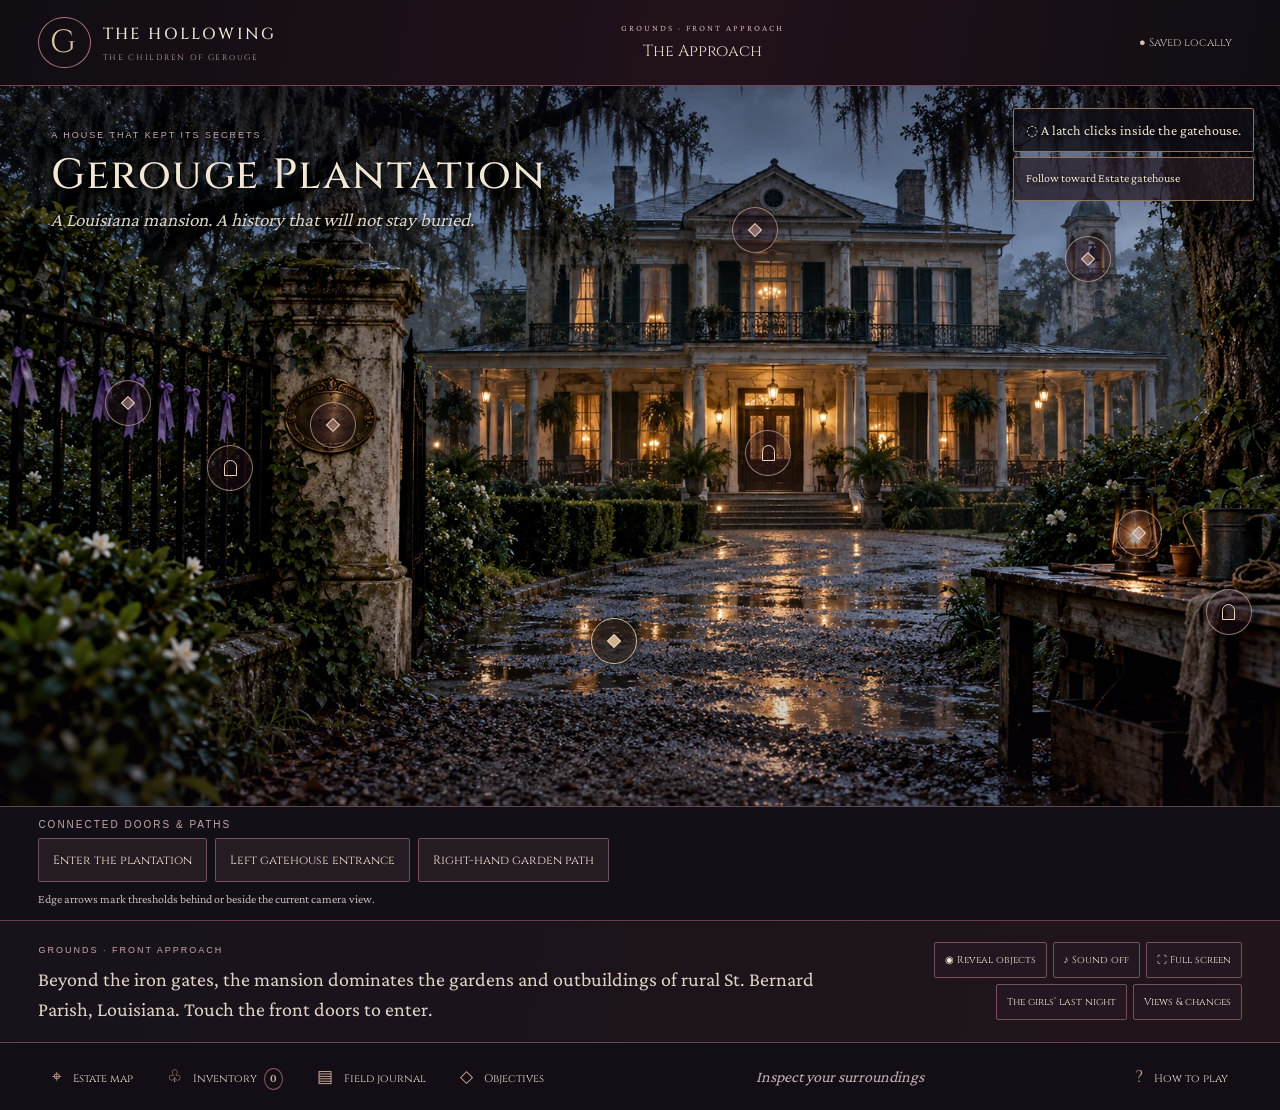
<file: index.html>
<!doctype html>
<html lang="en"><head><meta charset="utf-8"><meta name="viewport" content="width=device-width,initial-scale=1,viewport-fit=cover"><meta name="theme-color" content="#160d16"><meta name="description" content="Explore the fictional Gerouge mansion and rural grounds in St. Bernard Parish, Louisiana. Uncover the children's histories and the eighth-bell mystery."><title>The Hollowing · Gerouge Plantation</title><link rel="preload" as="image" href="assets/gerouge/approach.webp"><link rel="stylesheet" href="gerouge.css"><link rel="stylesheet" href="gothic-theme.css"><link rel="stylesheet" href="action-scenes.css"><link rel="stylesheet" href="living-estate.css"></head>
<body><a class="skip" href="#scene">Skip to the scene</a><div id="game"><header class="topbar"><a class="wordmark" href="./"><span class="emblem" aria-hidden="true">G</span><span>THE HOLLOWING<small>THE CHILDREN OF GERouGE</small></span></a><div class="place"><span id="chapter">GEROUGE PLANTATION</span><strong id="roomName">The Approach</strong></div><button id="saveStatus" title="Open save and backup options">● Saved locally</button></header>
<main class="world"><section class="viewport" id="viewport" aria-label="Interactive photographic environment"><div class="scene" id="scene" tabindex="-1"><img id="sceneImage" src="assets/gerouge/approach.webp" alt="Gerouge Plantation, beyond the rain-soaked iron gates"><div class="vignette"></div><div class="scene-heading"><span class="eyebrow">A HOUSE THAT KEPT ITS SECRETS</span><h1 id="sceneTitle">Gerouge Plantation</h1><p id="sceneCaption">A Louisiana mansion. A history that will not stay buried.</p></div><div id="hotspots"></div><button class="scene-exit" id="back">← The grounds</button></div><div class="loading" id="loading" hidden>Entering the room…</div></section><div class="scene-footer"><div class="narration"><span class="eyebrow" id="narrationLabel">ARRIVAL · DUSK</span><p id="message" role="status" aria-live="polite">Beyond the iron gates, the mansion dominates the gardens and outbuildings of rural St. Bernard Parish, Louisiana. Touch the front doors to enter.</p></div><div class="scene-tools"><button id="hints" aria-pressed="false">◉ Reveal objects</button><button id="sound" aria-pressed="false">♪ Sound off</button><button id="fullscreen">⛶ Full screen</button></div></div></main>
<footer class="toolbar"><nav aria-label="Investigation tools"><button id="map">⌖ <span>Estate map</span></button><button id="bag">♧ <span>Inventory</span><b id="bagCount">0</b></button><button id="journal">▤ <span>Field journal</span></button><button id="objectives">◇ <span>Objectives</span></button></nav><div class="selected" id="selected">Inspect your surroundings</div><button id="help">? <span>How to play</span></button></footer></div>
<dialog id="dialog" aria-labelledby="dialogTitle"><div class="dialog-top"><span class="eyebrow" id="dialogTag">GEROUGE FIELDWORK</span><button id="closeDialog" aria-label="Close dialog">✕</button></div><h2 id="dialogTitle"></h2><div id="dialogBody"></div><div id="dialogActions" class="dialog-actions"></div></dialog><input type="file" id="importSave" accept="application/json,.json" hidden><script src="gerouge-case-save.js" defer></script><script src="world-layout.js" defer></script><script src="world-navigation.js" defer></script><script src="rose-sanctuary.js" defer></script><script src="deep-investigation.js" defer></script><script src="action-art.js" defer></script><script src="action-scenes.js" defer></script><script src="room-sections.js" defer></script><script src="living-estate-data.js" defer></script><script src="living-trace-art.js" defer></script><script src="living-estate.js" defer></script><script src="gerouge.js" defer></script></body></html>
</file>
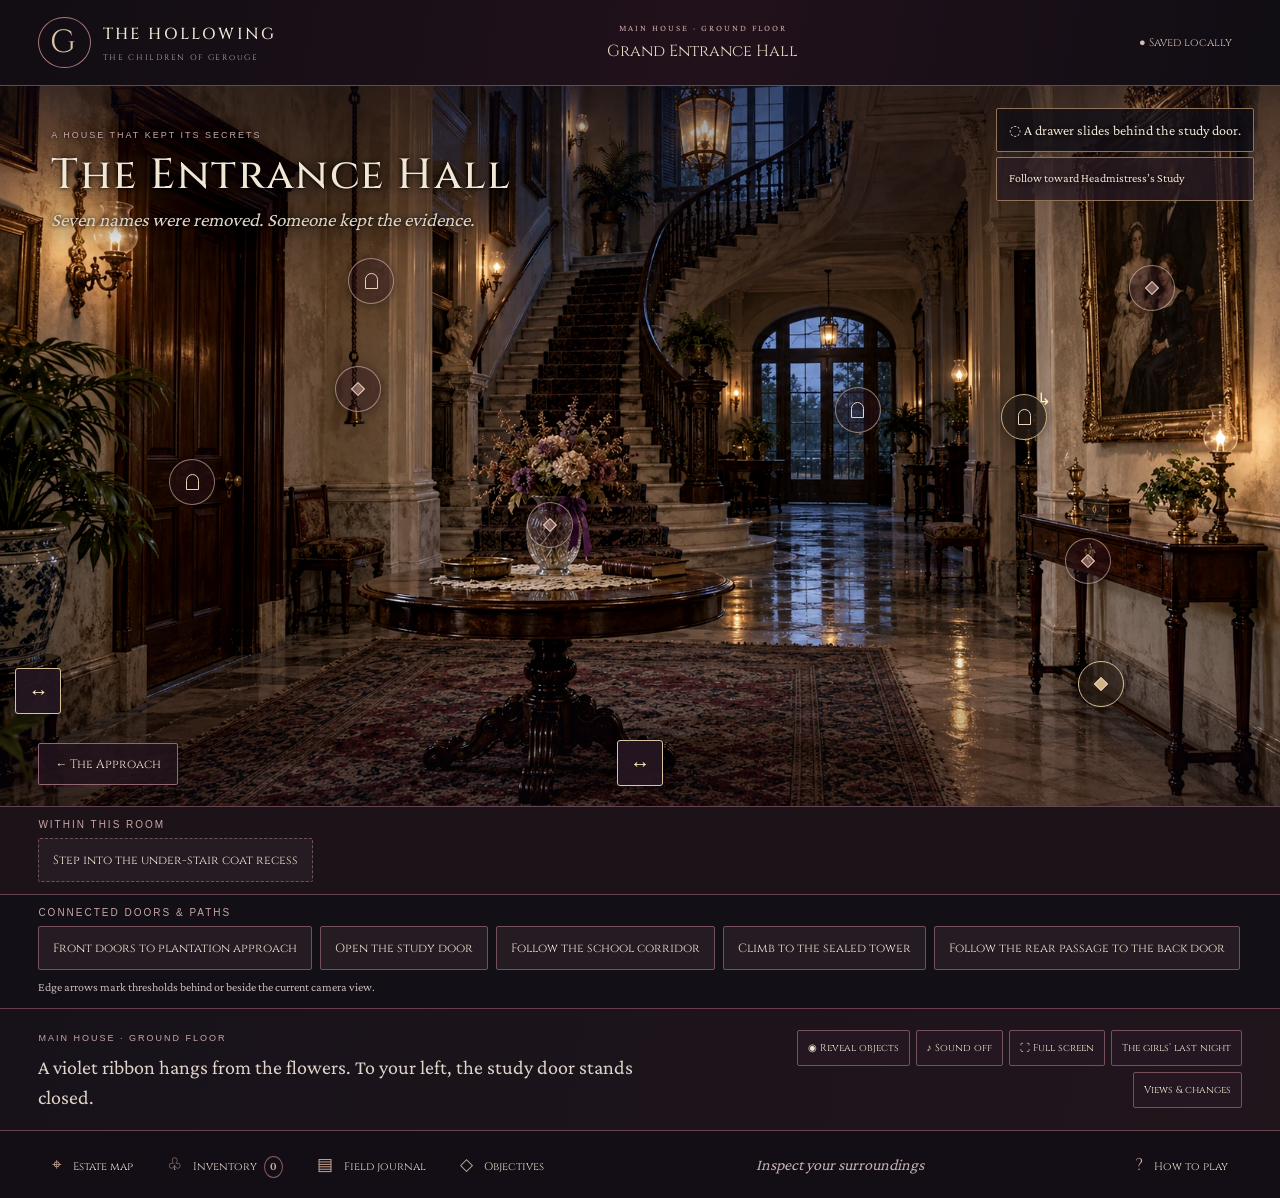
<file: cinematic-hall.html>
<!doctype html><html lang="en"><head><meta charset="utf-8"><meta name="viewport" content="width=device-width,initial-scale=1"><title>Gerouge · Returning to the estate</title><link rel="stylesheet" href="gothic-theme.css"></head><body><main><h1>Returning to Gerouge</h1><p><a id="continue" href="./">Continue exploring</a></p></main><script>const room=new URLSearchParams(location.search).get('room')||'hall',routes={hall:'./?scene=hall',study:'./?scene=study',school:'original-case-archive.html?screen=estate&room=school',garden:'plantation-day.html?room=greenhouse',dorm:'original-case-archive.html?screen=estate&room=dormitory',chapel:'./?scene=chapel'};location.replace(routes[room]||'./?scene=hall');</script></body></html>
</file>
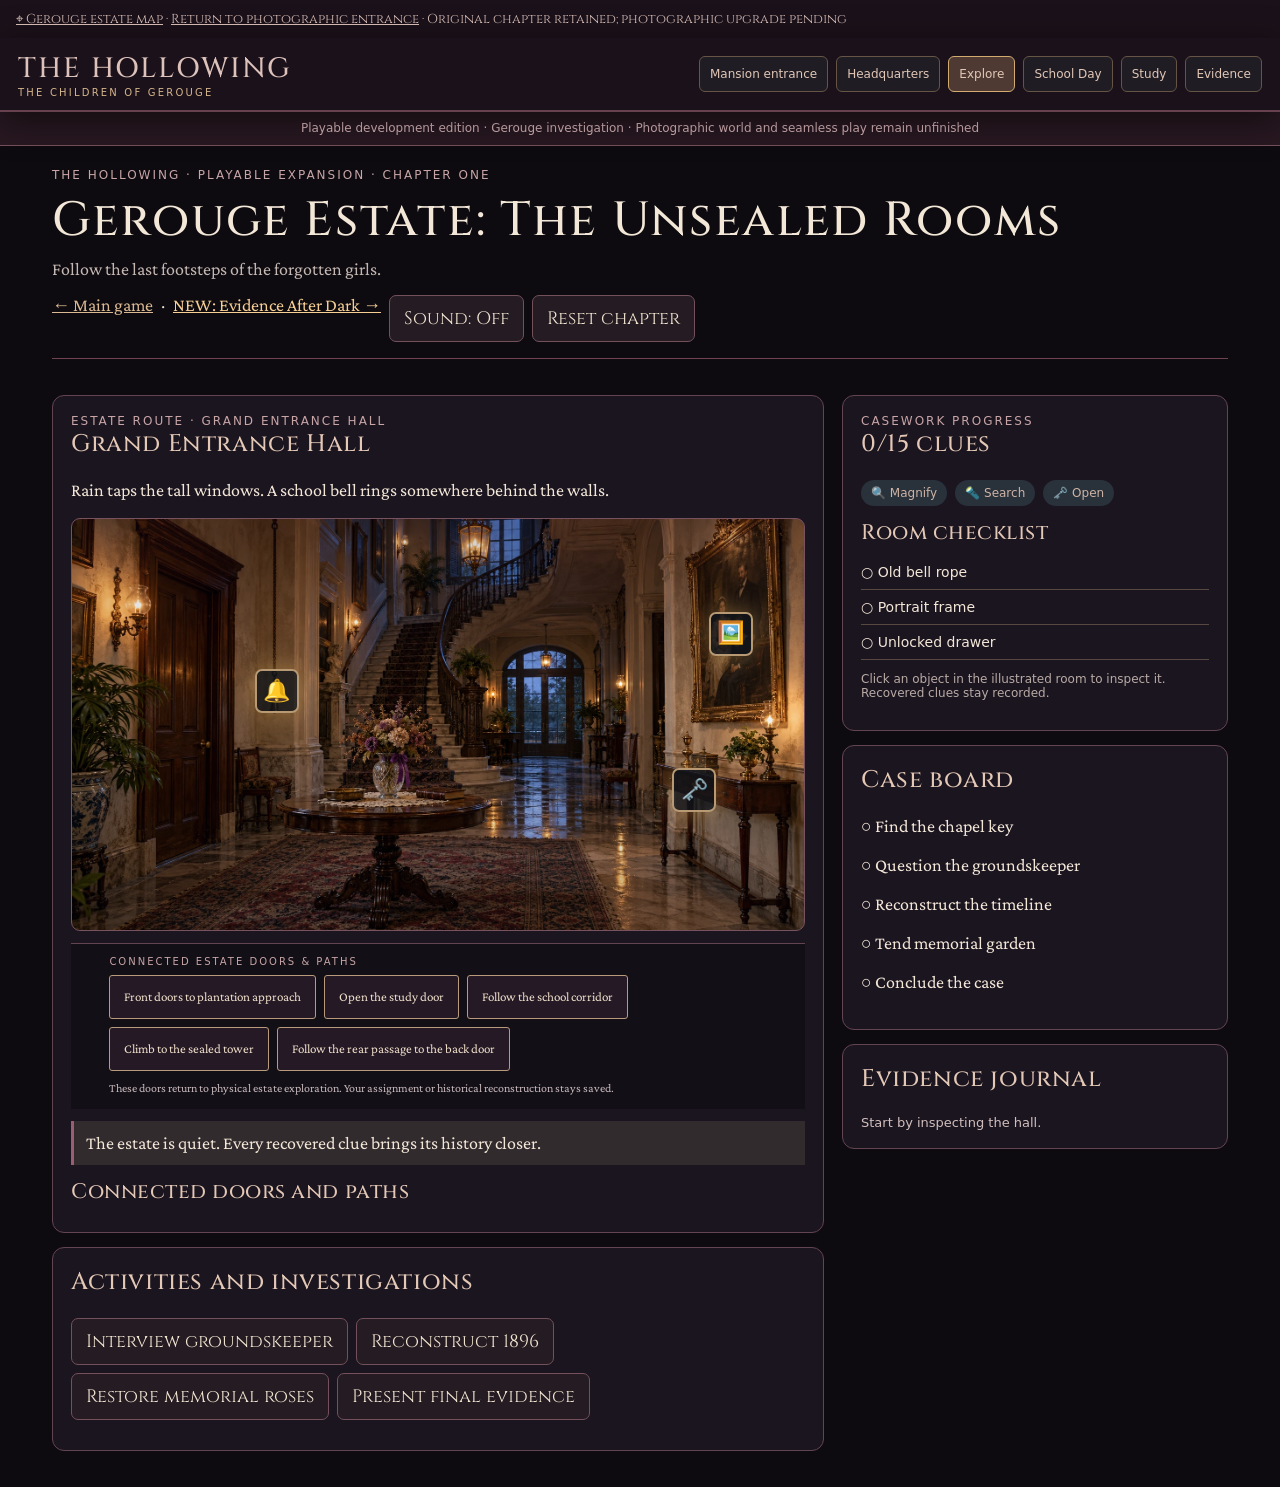
<file: estate-exploration.html>
<!doctype html>
<html lang="en"><head><meta charset="utf-8"><meta name="viewport" content="width=device-width,initial-scale=1"><title>Gerouge Estate · The Hollowing</title>
<style>
:root{color-scheme:dark;font-family:Georgia,serif;background:#080b11;color:#f0e4d1}*{box-sizing:border-box}body{margin:0;background:radial-gradient(ellipse at 55% -10%,#33283b,#080b11 65%);min-height:100vh}button,input{font:inherit}button{cursor:pointer;background:#2c2634;border:1px solid #8e7458;color:#fff0d5;border-radius:8px;padding:10px 14px}button:hover,button:focus-visible{border-color:#f3cd85;background:#504052}button:disabled{opacity:.45;cursor:default}a{color:#e2c68d}.wrap{max-width:1220px;margin:auto;padding:22px}.top{display:flex;justify-content:space-between;gap:16px;align-items:center;flex-wrap:wrap;border-bottom:1px solid #5e4d48;padding-bottom:16px}.eyebrow{text-transform:uppercase;letter-spacing:.21em;color:#d2a977;font:12px system-ui}h1{font-weight:normal;margin:6px 0;font-size:clamp(28px,4vw,48px)}h2{font-size:24px;font-weight:normal;margin-top:0}h3{margin:8px 0}.sub{color:#c5b7b2}.grid{display:grid;grid-template-columns:minmax(0,2fr) minmax(290px,1fr);gap:18px;margin-top:22px}.panel{background:#141720ed;border:1px solid #615047;border-radius:12px;padding:18px;margin:14px 0}.controls{display:flex;flex-wrap:wrap;gap:8px;margin:12px 0}.tag{font:12px system-ui;background:#29313b;border-radius:20px;padding:6px 10px;color:#d6dfdb}.scene{position:relative;aspect-ratio:16/9;max-height:570px;min-height:310px;overflow:hidden;border:6px ridge #766353;border-radius:9px;background:linear-gradient(180deg,#283244 0%,#413a3f 48%,#20151d 100%);isolation:isolate}.scene:before{content:'';position:absolute;inset:6% 12% 20%;border:18px ridge #58443b;background:linear-gradient(0deg,#24232aaa,#8d9eaf22);box-shadow:inset 0 0 90px #000;z-index:-1}.scene:after{content:'';position:absolute;inset:0;background:radial-gradient(ellipse at center,transparent 20%,#03050b91 100%);pointer-events:none}.scene[data-room=hall]{background:linear-gradient(180deg,#30364b,#544441 60%,#20191a)}.scene[data-room=dorm]{background:linear-gradient(180deg,#242e3b,#665055 60%,#251c25)}.scene[data-room=archive]{background:linear-gradient(180deg,#2a2d33,#554635 60%,#17151d)}.scene[data-room=garden]{background:linear-gradient(180deg,#1c3440,#2b5141 57%,#181c1a)}.scene[data-room=chapel]{background:linear-gradient(180deg,#232439,#58414a 65%,#1a141b)}.scene .furniture{position:absolute;z-index:-1;border:10px ridge #6c5646;box-shadow:0 10px 40px #0008}.scene .f1{left:10%;top:17%;height:54%;width:24%;background:repeating-linear-gradient(90deg,#49382f 0 22px,#29202a 24px 35px)}.scene .f2{right:9%;top:21%;height:42%;width:27%;background:linear-gradient(#4c3d3b,#231923)}.scene .f3{left:30%;bottom:6%;width:43%;height:20%;background:repeating-linear-gradient(90deg,#59483b 0 35px,#332524 36px 40px)}.scene[data-room=garden] .f1,.scene[data-room=garden] .f2{border-radius:55% 55% 0 0;background:radial-gradient(circle at 50% 24%,#98a47b,#37563c 63%,#231c24)}.scene[data-room=dorm] .f2{background:linear-gradient(#beb3a0 0 35%,#6d5154 37% 75%,#3a272c 76%)}.scene[data-room=chapel] .f1{border-radius:50% 50% 0 0;background:radial-gradient(#8795ab,#342c47 72%)}.point{position:absolute;z-index:3;transform:translate(-50%,-50%);min-width:48px;min-height:48px;border:2px solid #b79a73;border-radius:50%;background:#10151cbb;box-shadow:0 0 24px #e5ad5a80;padding:5px;font-size:22px}.point.done{opacity:.32;box-shadow:none}.point:hover,.point:focus-visible{transform:translate(-50%,-50%) scale(1.18);background:#77513c}.doors{display:grid;grid-template-columns:repeat(auto-fit,minmax(140px,1fr));gap:8px}.doors button{text-align:left}.check{border-bottom:1px solid #574942;padding:9px 0;font:14px system-ui}.doneText{color:#8ed3b4}.notice{border-left:3px solid #d9b378;background:#322b2e;padding:12px;margin:12px 0}.choices{display:grid;gap:10px}.choices button{text-align:left}.log{font:13px system-ui;color:#c1b4a8;max-height:210px;overflow:auto}.log p{border-bottom:1px solid #4d4140;padding-bottom:8px}.menu{display:flex;flex-wrap:wrap;gap:8px}.modal{position:fixed;inset:0;background:#02030acc;z-index:10;display:grid;place-items:center;padding:20px}.modal article{background:#1a1b27;border:1px solid #a88b64;border-radius:14px;padding:22px;width:min(600px,100%);max-height:86vh;overflow:auto}.modal input{background:#0d111b;color:white;border:1px solid #9b8774;padding:11px;width:100%;margin:8px 0 12px}.button-row{display:flex;gap:10px;flex-wrap:wrap}.hint{font:12px system-ui;color:#b9aba5}@media(max-width:780px){.grid{grid-template-columns:1fr}.scene{min-height:260px}.wrap{padding:13px}}
</style><link rel="stylesheet" href="unified-theme.css"><link rel="stylesheet" href="gothic-theme.css"><link rel="stylesheet" href="room-continuity.css"></head>
<body><nav class="gerouge-return" style="padding:10px 16px;background:#142219;color:#e5d4ab;font:13px Arial,sans-serif"><a style="color:inherit" href="./?map=estate">⌖ Gerouge estate map</a> · <a style="color:inherit" href="./?scene=approach">Return to photographic entrance</a> · Original chapter retained; photographic upgrade pending</nav><div class="hollowing-unified-nav"><span class="h-brand">THE HOLLOWING<small>The Children of Gerouge</small></span><a href="./">Mansion entrance</a><a href="investigation-headquarters.html">Headquarters</a><a href="estate-exploration.html" aria-current="page">Explore</a><a href="plantation-day.html">School Day</a><a href="study-reimagined.html">Study</a><a href="evidence-after-dark.html">Evidence</a></div><div class="hollowing-build-note">Playable development edition · Gerouge investigation · Photographic world and seamless play remain unfinished</div><div class="wrap"><header class="top"><div><div class="eyebrow">The Hollowing · Playable expansion · Chapter One</div><h1>Gerouge Estate: The Unsealed Rooms</h1><div class="sub">Follow the last footsteps of the forgotten girls.</div></div><div class="menu"><a href="./">← Main game</a> · <a href="evidence-after-dark.html" style="color:#f7ce94">NEW: Evidence After Dark →</a><button id="sound">Sound: Off</button><button id="reset">Reset chapter</button></div></header><div id="game"></div></div><div id="overlay"></div>
<script>
(()=>{'use strict';
const rooms={
hall:{name:'Grand Entrance Hall',intro:'Rain taps the tall windows. A school bell rings somewhere behind the walls.',doors:['dorm','archive','garden'],objects:[['Old bell rope',16,22,'The rope is damp, but the bell mechanism was serviced recently.','🔔'],['Portrait frame',72,32,'The portrait conceals a handwritten roster of seven pupils.','🖼️'],['Unlocked drawer',46,77,'You slide the drawer open: someone left a bronze chapel key beneath folded linen.','🗝️']]},
dorm:{name:'Seven-Bed Dormitory',intro:'Seven beds remain prepared. An eighth pair of shoes has been placed beneath the window.',doors:['hall','chapel'],objects:[['Violet ribbon',18,64,'Mara Ash embroidered her initials into the ribbon.','🎀'],['Student journal',75,42,'The journal states: Eva knew the bell would ring twice after midnight.','📖'],['Bedside cupboard',49,77,'You open the cupboard and find an unused escape lantern.','🚪']]},
archive:{name:'Heritage Records Vault',intro:'The archive smells of damp leather. An index drawer is jammed shut.',doors:['hall','chapel'],objects:[['Altered roll call',18,32,'The attendance sheet omits seven children in a different ink.','📜'],['Transfer ledger',73,51,'Four transfers are recorded, leaving three student fates unverified.','📚'],['False-bottom cabinet',48,77,'The cabinet has been modified recently. Under it lies a modern access receipt.','🗃️']]},
garden:{name:'Rose Gardens and Greenhouse',intro:'The roses are overgrown, except for seven freshly tended bushes.',doors:['hall','chapel'],objects:[['Rose label',17,35,'The label reads EVA GREY, NOT ENROLLED.','🌹'],['Watering can',72,59,'A fresh handprint suggests someone still visits the estate.','🪴'],['Buried tin',44,78,'You excavate a tin holding a route sketch and a seed packet.','🧰']]},
chapel:{name:'The Sealed Chapel',intro:'Every footfall echoes. The door beyond the altar has no visible handle.',doors:['dorm','archive','garden'],objects:[['Chapel inscription',18,23,'The inscription reads: L-E-T T-H-E-M B-E N-A-M-E-D.','✒️'],['Service hatch',75,51,'The bolts show recent tool marks: the tower was entered by a living person.','⚙️'],['Toy bear',48,80,'A child stitched E.G. into the toy bear, then hid a note inside.','🧸']]}
};
const SAVE='hollowing-estate-expansion-v1',base={room:'hall',found:{},flags:{},notes:[],ending:null,horror:0,tool:'loupe',sound:false,visits:0};
let s;try{s={...base,...JSON.parse(localStorage.getItem(SAVE)||'{}')}}catch{s={...base}};
s.found=s.found||{};s.flags=s.flags||{};s.notes=s.notes||[];
const $=x=>document.getElementById(x),esc=x=>String(x).replace(/[&<>"']/g,c=>({'&':'&amp;','<':'&lt;','>':'&gt;','"':'&quot;',"'":'&#39;'}[c]));
const save=()=>{try{localStorage.setItem(SAVE,JSON.stringify(s))}catch{}};
const add=(txt)=>{s.notes.unshift(txt);s.notes=s.notes.slice(0,32);save()};
const allFound=()=>Object.values(rooms).reduce((n,r)=>n+r.objects.length,0);
const foundCount=()=>Object.values(s.found).reduce((n,a)=>n+(a||[]).length,0);
const has=(r,i)=>(s.found[r]||[]).includes(i);
const completed=(r)=>rooms[r].objects.every((_,i)=>has(r,i));
function ding(){if(!s.sound)return;try{const c=new (window.AudioContext||window.webkitAudioContext)(),o=c.createOscillator(),g=c.createGain();o.type='sine';o.frequency.value=210;g.gain.setValueAtTime(.04,c.currentTime);g.gain.exponentialRampToValueAtTime(.001,c.currentTime+.7);o.connect(g).connect(c.destination);o.start();o.stop(c.currentTime+.75)}catch{}}
function visit(id){if(!rooms[id])return;if(id==='chapel'&&!s.flags.key){popup('Locked passage','The chapel lock has a bronze keyhole. Open the drawer in the grand hall to recover the key.',[['Back',()=>{}]]);return}s.room=id;s.visits++;save();if(s.visits%5===0){s.horror=Math.min(9,s.horror+1);ding()}render()}
function popup(title,body,actions=[]){$('overlay').innerHTML='<div class="modal"><article><div class="eyebrow">Gerouge field journal</div><h2>'+esc(title)+'</h2><p>'+esc(body)+'</p><div class="button-row">'+actions.map((x,i)=>'<button data-p="'+i+'">'+esc(x[0])+'</button>').join('')+'</div></article></div>';$('overlay').querySelectorAll('[data-p]').forEach(b=>b.onclick=()=>{const a=actions[+b.dataset.p];$('overlay').innerHTML='';a[1]()})}
function collect(i){const r=s.room,o=rooms[r].objects[i];if(has(r,i))return;(s.found[r]||(s.found[r]=[])).push(i);if(r==='hall'&&i===2)s.flags.key=true;if(r==='garden'&&i===2)s.flags.seeds=true;add(o[0]+': '+o[3]);ding();save();popup(o[0],o[3],[['Continue investigating',render]])}
function witness(){const asked=s.flags.witness||{};popup('Interview: Groundskeeper Alden','Alden says: “The roses were not tended by ghosts. I saw a visitor near the chapel last Tuesday.”', [['Ask about the visitor',()=>{s.flags.witness={...asked,visitor:true};add('Alden: a modern visitor carried a Heritage Trust badge.');popup('Alden’s statement','“The visitor had an access badge. I did not see their face.”',[['Record testimony',render]])}],['Ask about the children',()=>{s.flags.witness={...asked,children:true};add('Alden: the eight bells were an agreed warning, not an attendance count.');popup('Alden’s account','“My grandmother said eight bells meant the escape route was compromised.”',[['Record testimony',render]])}],['End interview',render]])}
function reconstruction(){if(foundCount()<8){popup('Historical reconstruction unavailable','Recover at least eight objects before you try to reconstruct the girls’ escape.',[['Continue searching',render]]);return}popup('1896 · The last roll call','You reconstruct the sequence from recovered diaries and records. Which happened first?',[['The roster was altered',()=>reconstructAnswer(false)],['The pupils planned a chapel escape',()=>reconstructAnswer(true)],['The modern badge was issued',()=>reconstructAnswer(false)]])}
function reconstructAnswer(correct){if(!correct){popup('Timeline conflict','The diary and escape map predate the altered public register. Review the recovered evidence.',[['Try reconstruction again',reconstruction]]);return}s.flags.reconstruction=true;add('Reconstruction: the girls planned an escape before the roll was altered.');popup('A hidden evening, reconstructed','The girls prepared lanterns, ribbons, and a chapel route. An eighth person, Eva Grey, assisted them but was not enrolled.',[['Return to estate',render]])}
function craft(){if(!s.flags.seeds){popup('Garden restoration','A buried tin in the greenhouse contains seeds and instructions. Find it first.',[['Back',render]]);return}s.flags.garden=true;add('Garden restoration: seven memorial roses planted, one bed left for Eva.');popup('Memorial garden restored','You clean the border, prepare the soil, plant the recovered seeds, and mark the names from the school register.',[['Inspect restored garden',render]])}
function verdict(){if(foundCount()<15||!s.flags.reconstruction||!s.flags.witness?.visitor){popup('Case board incomplete','Recover all fifteen room objects, finish the historical reconstruction, and question Alden about the visitor before closing the case.',[['Review estate',render]]);return}popup('The truth commission','The records point to an 1896 cover-up and a modern visitor altering the estate. How will you proceed?',[['Publish the verified records',()=>end('public')],['Contact descendants first',()=>end('families')],['Destroy the uncertain records',()=>popup('Evidence must be preserved','Destroying original evidence would silence the girls again.',[['Reconsider',verdict]])]])}
function end(mode){s.ending=mode;add('Final finding: '+(mode==='public'?'verified records published':'descendants consulted first'));save();popup('The children have names',mode==='public'?'The public sees the evidence, and the county begins an independent inquiry.':'Families receive the archive first. Their testimony changes how the history will be told.',[['Keep exploring',render]])}
function render(){const r=rooms[s.room],items=r.objects;save();$('sound').textContent=s.sound?'Sound: On':'Sound: Off';$('game').innerHTML=`<div class="grid"><main><div class="panel"><div class="eyebrow">Estate route · ${esc(r.name)}</div><h2>${esc(r.name)}</h2><p>${esc(r.intro)}</p><div class="scene" data-room="${esc(s.room)}" aria-label="Interactive furnished scene"><div class="furniture f1"></div><div class="furniture f2"></div><div class="furniture f3"></div>${items.map((o,i)=>`<button class="point ${has(s.room,i)?'done':''}" style="left:${o[1]}%;top:${o[2]}%" data-object="${i}" title="${esc(o[0])}" aria-label="Inspect ${esc(o[0])}">${o[4]}</button>`).join('')}</div><div class="notice">${s.horror>2?'A sudden draft rattles the locked doors. Something is moving upstairs.':'The estate is quiet. Every recovered clue brings its history closer.'}</div><h3>Connected doors and paths</h3><div class="doors">${r.doors.map(id=>`<button data-room="${id}" ${id==='chapel'&&!s.flags.key?'title="Requires key"':''}>${id==='chapel'&&!s.flags.key?'🔒 ':'🚪 '}${esc(rooms[id].name)}</button>`).join('')}</div></div><div class="panel"><h2>Activities and investigations</h2><div class="controls"><button id="witness">Interview groundskeeper</button><button id="reconstruct">Reconstruct 1896</button><button id="craft">Restore memorial roses</button><button id="verdict">Present final evidence</button></div>${s.ending?'<p class="doneText">✓ Estate chapter completed — your decisions and discoveries remain saved.</p>':''}</div></main><aside><div class="panel"><div class="eyebrow">Casework progress</div><h2>${foundCount()}/${allFound()} clues</h2><div class="controls"><span class="tag">🔍 Magnify</span><span class="tag">🔦 Search</span><span class="tag">🗝️ Open</span></div><h3>Room checklist</h3>${items.map((o,i)=>`<div class="check ${has(s.room,i)?'doneText':''}">${has(s.room,i)?'✓':'○'} ${esc(o[0])}</div>`).join('')}<p class="hint">Click an object in the illustrated room to inspect it. Recovered clues stay recorded.</p></div><div class="panel"><h2>Case board</h2><p>${s.flags.key?'✓ Chapel key found':'○ Find the chapel key'}</p><p>${s.flags.witness?.visitor?'✓ Witness interviewed':'○ Question the groundskeeper'}</p><p>${s.flags.reconstruction?'✓ Historical timeline reconstructed':'○ Reconstruct the timeline'}</p><p>${s.flags.garden?'✓ Memorial restored':'○ Tend memorial garden'}</p><p>${s.ending?'✓ Case conclusion recorded':'○ Conclude the case'}</p></div><div class="panel"><h2>Evidence journal</h2><div class="log">${s.notes.slice(0,12).map(n=>`<p>${esc(n)}</p>`).join('')||'Start by inspecting the hall.'}</div></div></aside></div>`;$('game').querySelectorAll('[data-object]').forEach(b=>b.onclick=()=>collect(+b.dataset.object));$('game').querySelectorAll('[data-room]').forEach(b=>{if(b.tagName==='BUTTON')b.onclick=()=>visit(b.dataset.room)});$('witness').onclick=witness;$('reconstruct').onclick=reconstruction;$('craft').onclick=craft;$('verdict').onclick=verdict}
$('sound').onclick=()=>{s.sound=!s.sound;save();render();ding()};$('reset').onclick=()=>popup('Reset this chapter?','Only the new estate expansion progress will be reset; the original game save is untouched.',[['Cancel',render],['Reset chapter',()=>{s=JSON.parse(JSON.stringify(base));save();render()}]]);const requestedRoom=new URLSearchParams(location.search).get('room');if(requestedRoom&&rooms[requestedRoom]&&(requestedRoom!=='chapel'||s.flags.key))s.room=requestedRoom;render()
})();
</script><script src="room-continuity.js" defer></script><script src="world-layout.js" defer></script><script src="chapter-exits.js" defer></script></body></html>
</file>
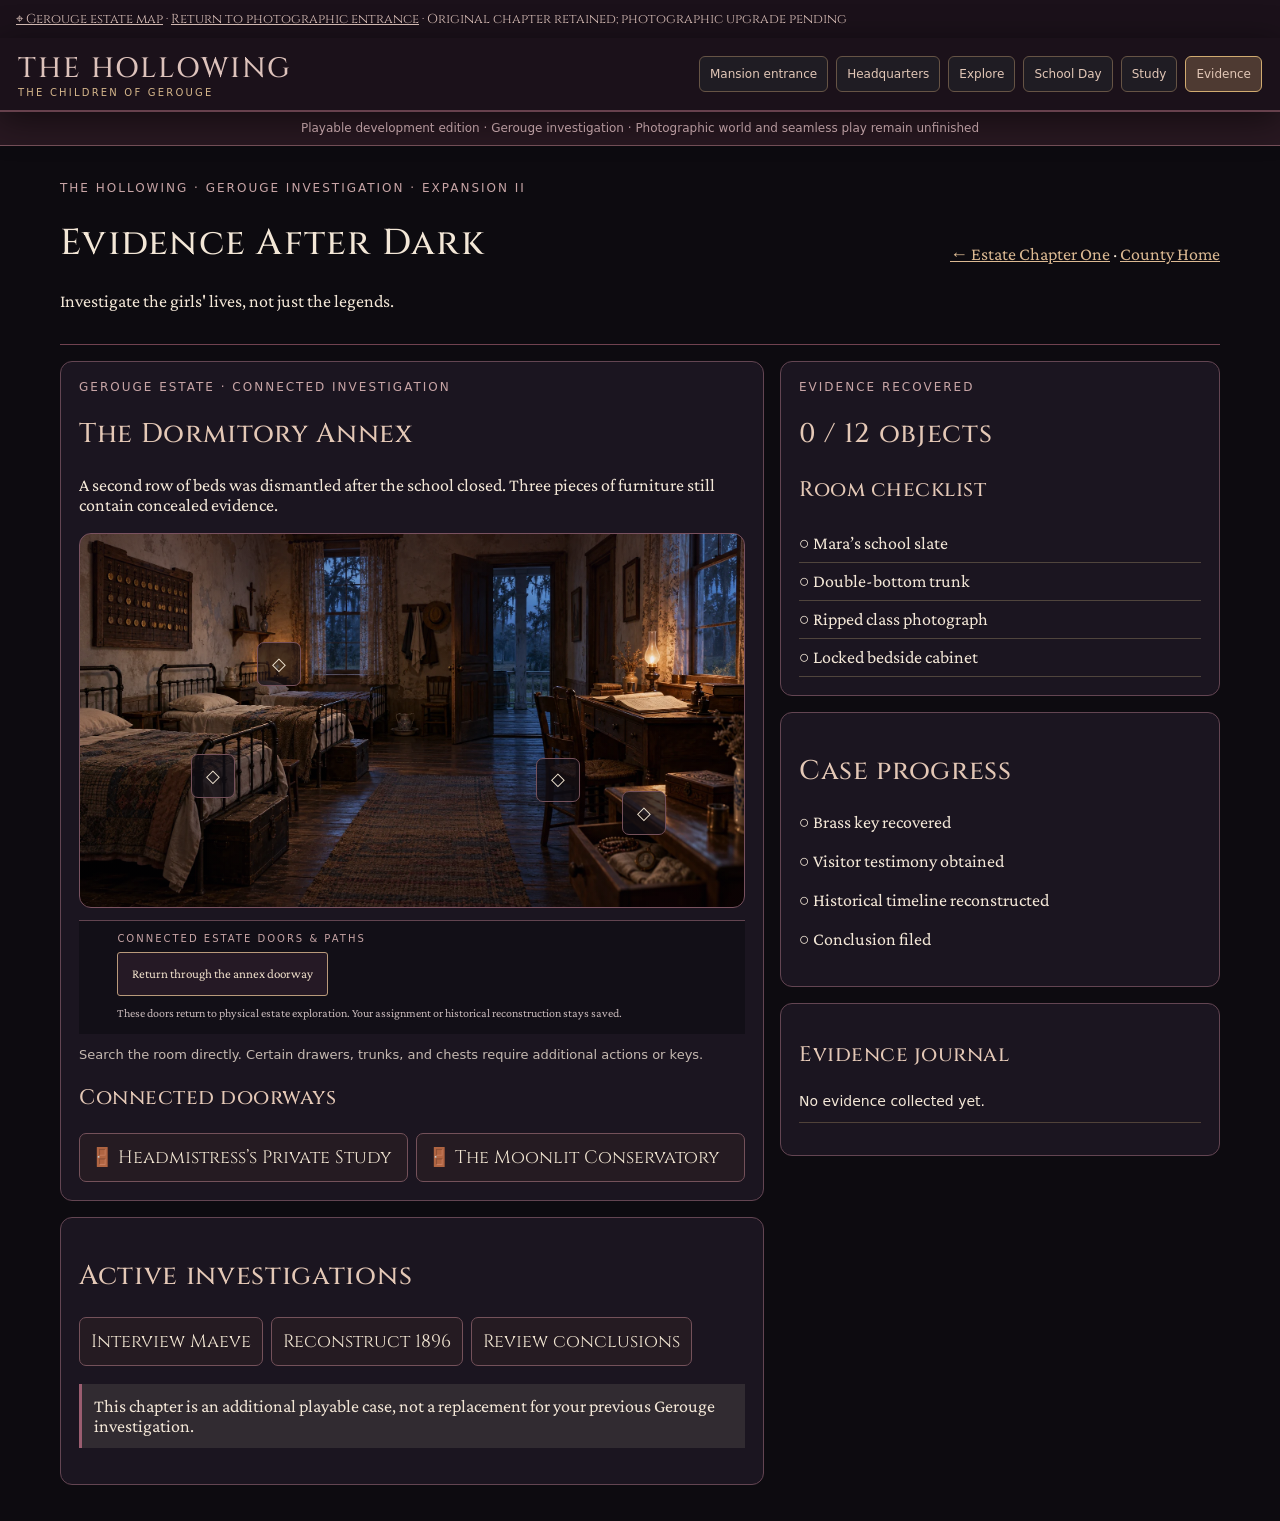
<file: evidence-after-dark.html>
<!doctype html><html lang="en"><head><meta charset="utf-8"><meta name="viewport" content="width=device-width,initial-scale=1"><title>The Hollowing — Evidence After Dark</title><style>
*{box-sizing:border-box}body{margin:0;background:radial-gradient(circle at 50% 0,#302b36,#080b11 65%);color:#f2e7d6;font:16px Georgia,serif}button,input{font:inherit}button{cursor:pointer;border:1px solid #ad8f69;background:#292635;color:#fff0d5;padding:11px;border-radius:8px}button:hover,button:focus-visible{background:#594250;outline:2px solid #f0d0a5}button:disabled{opacity:.4}h1,h2,h3{font-weight:normal}.wrap{max-width:1200px;padding:20px;margin:auto}.top{display:flex;justify-content:space-between;gap:15px;flex-wrap:wrap;align-items:center;padding:15px 0;border-bottom:1px solid #685747}.eyebrow{color:#d2b07c;letter-spacing:.17em;text-transform:uppercase;font:12px system-ui}a{color:#eacb97}.grid{display:grid;grid-template-columns:minmax(0,1.6fr) minmax(290px,1fr);gap:16px}.panel{padding:18px;background:#151821ed;border:1px solid #6c5845;border-radius:12px;margin:16px 0}.scene{position:relative;aspect-ratio:16/10;border:5px ridge #887058;border-radius:12px;overflow:hidden;background:linear-gradient(160deg,#455063,#1a222e 50%,#453633);isolation:isolate}.scene[data-room=ward]{background:linear-gradient(160deg,#59606b,#222834 58%,#3b2d33)}.scene[data-room=study]{background:linear-gradient(160deg,#38414a,#242329 58%,#51382d)}.scene[data-room=conservatory]{background:linear-gradient(160deg,#3a6164,#1f3535 58%,#363624)}.scene:before{content:'';position:absolute;inset:7% 12% 20%;border:13px ridge #5e4d42;box-shadow:inset 0 0 80px #0009;background:repeating-linear-gradient(90deg,#52607055 0 22%,#1f273899 23% 25%)}.scene:after{content:'';pointer-events:none;position:absolute;inset:0;box-shadow:inset 0 0 110px #000b}.prop{position:absolute;background:#433329;border:8px ridge #765946;z-index:1;box-shadow:0 16px 25px #0008}.prop.a{left:9%;top:33%;width:26%;height:42%}.prop.b{right:9%;top:22%;width:24%;height:51%}.prop.c{left:38%;bottom:4%;width:27%;height:23%}.scene[data-room=conservatory] .prop{background:radial-gradient(#648467,#26402c)}.hot{position:absolute;z-index:3;transform:translate(-50%,-50%);background:#110e16b8;font-size:22px;min-width:44px;min-height:44px;border-radius:50%;padding:4px}.hot.found{opacity:.3}.controls{display:flex;gap:8px;flex-wrap:wrap}.list{display:grid;grid-template-columns:repeat(auto-fit,minmax(145px,1fr));gap:8px}.list button{text-align:left}.small{color:#c5b9b0;font:13px system-ui}.notice{background:#312b31;border-left:3px solid #c79b66;padding:12px}.card{border:1px solid #6e5a47;padding:12px;margin:10px 0;background:#25212b;border-radius:8px}.check{padding:8px 0;border-bottom:1px solid #50453d}.good{color:#9bd6bb}.shade{position:fixed;inset:0;background:#05040bdc;display:grid;place-items:center;padding:18px;z-index:10}.dialog{background:#1c1c28;border:1px solid #ac875e;border-radius:12px;width:min(590px,100%);padding:24px;max-height:90vh;overflow:auto}.dialog .controls{margin-top:16px}input{width:100%;background:#0d1119;color:white;padding:12px;border:1px solid #88765b;border-radius:6px}.evidence{font:14px system-ui;line-height:1.6}.evidence p{border-bottom:1px solid #504239;padding-bottom:9px}@media(max-width:780px){.grid{grid-template-columns:1fr}.wrap{padding:12px}}
</style><link rel="stylesheet" href="unified-theme.css"><link rel="stylesheet" href="gothic-theme.css"><link rel="stylesheet" href="room-continuity.css"></head><body><nav class="gerouge-return" style="padding:10px 16px;background:#142219;color:#e5d4ab;font:13px Arial,sans-serif"><a style="color:inherit" href="./?map=estate">⌖ Gerouge estate map</a> · <a style="color:inherit" href="./?scene=approach">Return to photographic entrance</a> · Original chapter retained; photographic upgrade pending</nav><div class="hollowing-unified-nav"><span class="h-brand">THE HOLLOWING<small>The Children of Gerouge</small></span><a href="./">Mansion entrance</a><a href="investigation-headquarters.html">Headquarters</a><a href="estate-exploration.html">Explore</a><a href="plantation-day.html">School Day</a><a href="study-reimagined.html">Study</a><a href="evidence-after-dark.html" aria-current="page">Evidence</a></div><div class="hollowing-build-note">Playable development edition · Gerouge investigation · Photographic world and seamless play remain unfinished</div><div class="wrap"><header class="top"><div><div class="eyebrow">The Hollowing · Gerouge Investigation · Expansion II</div><h1>Evidence After Dark</h1><p>Investigate the girls' lives, not just the legends.</p></div><nav><a href="estate-exploration.html">← Estate Chapter One</a> · <a href="./">County Home</a></nav></header><div id="root"></div></div><div id="modal"></div>
<script>
(()=>{'use strict';
const FILE='hollowing-evidence-after-dark-v1',defaults={room:'ward',found:{},opened:{},interview:{},notes:[],conclusion:'',reconstructed:false,tools:{lamp:true,loupe:true},signal:0},locations={
ward:{name:'The Dormitory Annex',desc:'A second row of beds was dismantled after the school closed. Three pieces of furniture still contain concealed evidence.',links:['study','conservatory'],objects:[['Mara’s school slate',16,31,'Slate inscription names Mara Ash and Eliza Bell as roommates.','📓'],['Double-bottom trunk',74,38,'Beneath a false bottom is a letter sent to Beatrice Wren.','🧳'],['Ripped class photograph',48,78,'The torn edge matches a photograph in the headmistress’s study.','🖼️'],['Locked bedside cabinet',25,70,'A drawer can be opened with the small brass key found nearby.','🗄️']]},
study:{name:'Headmistress’s Private Study',desc:'Here the official class roll conflicts with the private ledger. The furniture has been shifted recently.',links:['ward','conservatory'],objects:[['Registrar’s desk',20,60,'Open the desk to reveal a transfer authorization dated after the school closure.','🗃️'],['Damaged family portrait',76,33,'The portrait shows an eighth child beside the seven pupils.','🖼️'],['Wax-sealed envelope',53,70,'The letter names four transfers but does not explain the other three girls.','✉️'],['Brass drawer key',65,16,'A small brass key bears the number seven.','🗝️']]},
conservatory:{name:'The Moonlit Conservatory',desc:'Someone has been maintaining the estate greenhouse. A concealed garden box contains missing correspondence.',links:['ward','study'],objects:[['Pressed violet',17,36,'A journal annotation links the violet to Mara Ash.','🌺'],['Garden tool chest',72,58,'A tucked-away map traces a path to the chapel cellar.','🧰'],['Buried message tin',48,77,'Eva Grey wrote that some girls escaped and others were taken away.','📦'],['Fresh muddy boot print',30,18,'Modern tread patterns show the scene has been visited recently.','👣']]}
};
let s;try{s={...defaults,...JSON.parse(localStorage.getItem(FILE)||'{}')}}catch{s={...defaults}};s.found=s.found||{};s.opened=s.opened||{};s.interview=s.interview||{};s.notes=s.notes||[];const $=id=>document.getElementById(id),esc=t=>String(t).replace(/[&<>"']/g,c=>({'&':'&amp;','<':'&lt;','>':'&gt;','"':'&quot;',"'":'&#39;'}[c]));const save=()=>localStorage.setItem(FILE,JSON.stringify(s));const count=()=>Object.values(s.found).reduce((n,x)=>n+x.length,0);function add(x){s.notes.unshift(x);s.notes=s.notes.slice(0,30);save()}
function modal(title,desc,choices){$('modal').innerHTML='<div class="shade"><div class="dialog"><div class="eyebrow">Field notes</div><h2>'+esc(title)+'</h2><p>'+esc(desc)+'</p><div class="controls">'+choices.map((c,i)=>'<button data-choice="'+i+'">'+esc(c[0])+'</button>').join('')+'</div></div></div>';$('modal').querySelectorAll('button').forEach(b=>b.onclick=()=>{let f=choices[Number(b.dataset.choice)][1];$('modal').innerHTML='';f()})}
function inspect(i){const r=locations[s.room],o=r.objects[i],found=s.found[s.room]||[];if(found.includes(i))return;if(s.room==='ward'&&i===3&&!s.opened.key){modal('Locked cabinet','The brass key is missing. The headmistress kept a set of numbered drawer keys.',[['Return',render]]);return}
if(i===1&&s.room==='ward'){modal('The double-bottom trunk','Slide out the linen tray and lift the false panel. This is an interactive two-step search.',[['Lift the false panel',()=>take(i)],['Leave intact',render]]);return}
if(i===0&&s.room==='study'){modal('Registrar’s desk','Pull the upper drawer, inspect the latch, then open the lower archival compartment.',[['Open lower compartment',()=>take(i)],['Close desk',render]]);return}
if(i===1&&s.room==='conservatory'){modal('Tool chest','Unfasten two clasps and lift the cedar lid. A folded plan is tucked beneath the tools.',[['Unfasten clasps',()=>take(i)],['Leave chest',render]]);return}
take(i)}
function take(i){const r=locations[s.room],o=r.objects[i];(s.found[s.room]||(s.found[s.room]=[])).push(i);if(s.room==='study'&&i===3)s.opened.key=true;add(r.name+' · '+o[0]+' — '+o[3]);save();modal(o[0],o[3],[['Log evidence',render]])}
function interview(){const q=s.interview;modal('Witness: Maeve Holloway','The retired groundskeeper’s daughter knows the estate history, but she is frightened of the Heritage Trust.',[['Ask about the girls',()=>answer('girls','My mother spoke of an eighth child who was not enrolled, yet helped others escape.')],['Ask about the tower',()=>answer('tower','The Countess legend obscured a locked servants’ passage. Someone opened it last winter.')],['Confront about recent visitors',()=>answer('visitors','I saw a modern Trust badge near the gardens. I feared reporting it.')],['Leave',render]])}
function answer(topic,t){s.interview[topic]=true;add('Maeve Holloway: '+t);modal('Maeve’s testimony',t,[['Record testimony',render],['Ask another question',interview]])}
function timeline(){if(count()<6){modal('Not enough evidence','Recover at least six objects to reconstruct the last school evening.',[['Return',render]]);return}modal('1896 reconstruction · Sequence one','Choose the earliest supported event.',[['The escape route was planned',()=>timeline2()],['The modern boot print appeared',()=>wrong()],['The official records were archived in 1902',()=>wrong()]])}
function wrong(){modal('Chronology conflict','The selected event cannot precede the pupils’ planning. Compare the recovered journals and dated letters.',[['Recheck chronology',timeline]])}
function timeline2(){modal('1896 reconstruction · Sequence two','After the escape plan, what does the evidence indicate?',[['A compromised chapel route forced the group to separate',()=>timeline3()],['The school officially reopened immediately',()=>wrong()]])}
function timeline3(){s.reconstructed=true;add('Reconstructed sequence: escape planned → chapel route compromised → four documented transfers, three unresolved fates.');save();modal('Reconstruction recorded','The eight-bell warning marked danger, not an eighth registered pupil. Eva Grey was the caretaker’s daughter and assisted the others.',[['Return to evidence',render]])}
function conclude(){if(count()<12||!s.reconstructed||!s.interview.visitors){modal('Case board is not ready','Recover all twelve objects, finish the reconstruction, and interview Maeve about recent visitors.',[['Continue',render]]);return}modal('The Children of Gerouge · Finding','Which conclusion does the verified evidence actually support?',[['A historical cover-up was prolonged by modern record tampering',()=>ending('Archive preservation')],['The case proves every child became a ghost',()=>reject()],['The original records should be destroyed',()=>reject()]])}
function reject(){modal('Unsupported conclusion','The girls deserve verified history. Separate supernatural events from documented human wrongdoing.',[['Reconsider',conclude]])}
function ending(choice){s.conclusion=choice;add('Investigation completed: '+choice);save();modal('The girls have names','You preserve the records, notify relevant families, and document modern tampering. The three unresolved fates remain open for future investigations.',[['Keep exploring',render]])}
function render(){const r=locations[s.room],coords=[[17,22],[74,31],[47,69],[30,79]],found=s.found[s.room]||[];save();$('root').innerHTML=`<div class="grid"><main><section class="panel"><div class="eyebrow">Gerouge estate · connected investigation</div><h2>${esc(r.name)}</h2><p>${esc(r.desc)}</p><div class="scene" data-room="${s.room}"><div class="prop a"></div><div class="prop b"></div><div class="prop c"></div>${r.objects.map((o,i)=>`<button class="hot ${found.includes(i)?'found':''}" data-object="${i}" style="left:${o[1]}%;top:${o[2]}%" title="${esc(o[0])}" aria-label="Inspect ${esc(o[0])}">◇</button>`).join('')}</div><p class="small">Search the room directly. Certain drawers, trunks, and chests require additional actions or keys.</p><h3>Connected doorways</h3><div class="list">${r.links.map(k=>`<button data-door="${k}">🚪 ${esc(locations[k].name)}</button>`).join('')}</div></section><section class="panel"><h2>Active investigations</h2><div class="controls"><button id="interview">Interview Maeve</button><button id="history">Reconstruct 1896</button><button id="finish">Review conclusions</button></div><p class="notice">This chapter is an additional playable case, not a replacement for your previous Gerouge investigation.</p></section></main><aside><section class="panel"><div class="eyebrow">Evidence recovered</div><h2>${count()} / 12 objects</h2><h3>Room checklist</h3>${r.objects.map((o,i)=>`<div class="check ${found.includes(i)?'good':''}">${found.includes(i)?'✓':'○'} ${esc(o[0])}</div>`).join('')}</section><section class="panel"><h2>Case progress</h2><p>${s.opened.key?'✓':'○'} Brass key recovered</p><p>${s.interview.visitors?'✓':'○'} Visitor testimony obtained</p><p>${s.reconstructed?'✓':'○'} Historical timeline reconstructed</p><p>${s.conclusion?'✓':'○'} Conclusion filed</p></section><section class="panel evidence"><h2>Evidence journal</h2>${s.notes.slice(0,12).map(n=>`<p>${esc(n)}</p>`).join('')||'<p>No evidence collected yet.</p>'}</section></aside></div>`;
document.querySelectorAll('[data-door]').forEach(b=>b.onclick=()=>{s.room=b.dataset.door;save();render()});document.querySelectorAll('[data-object]').forEach(b=>b.onclick=()=>inspect(+b.dataset.object));$('interview').onclick=interview;$('history').onclick=timeline;$('finish').onclick=conclude}
const requestedRoom=new URLSearchParams(location.search).get('room');if(requestedRoom&&locations[requestedRoom])s.room=requestedRoom;render()
})();
</script><script src="room-continuity.js" defer></script><script src="world-layout.js" defer></script><script src="chapter-exits.js" defer></script></body></html>
</file>
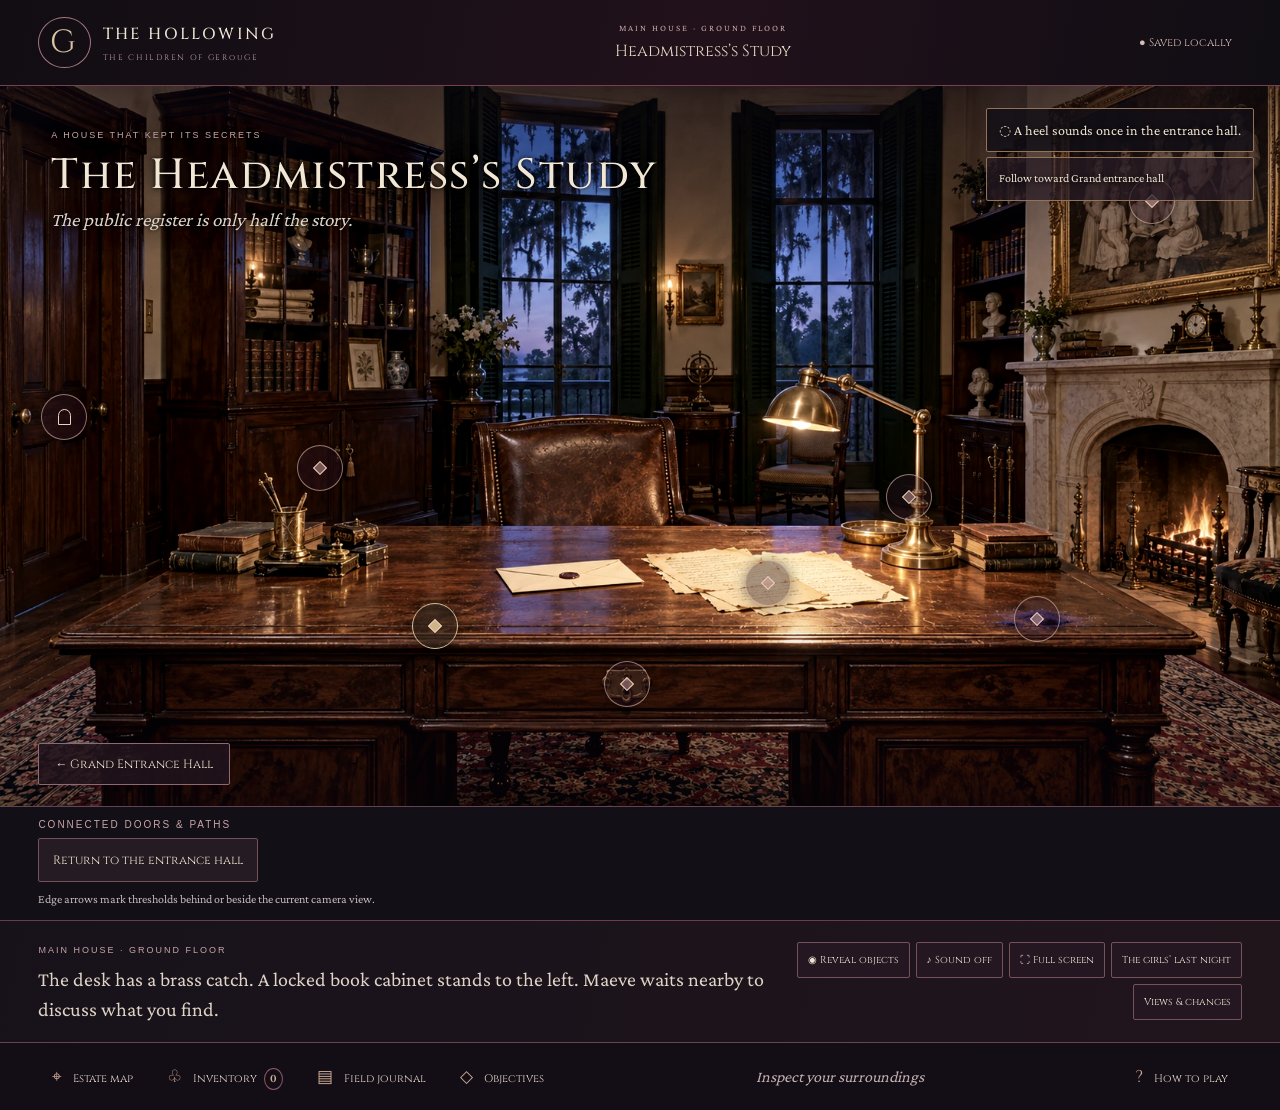
<file: headmistress-study.html>
<!doctype html><html lang="en"><head><meta charset="utf-8"><meta name="viewport" content="width=device-width,initial-scale=1"><title>Gerouge · Returning to the estate</title><link rel="stylesheet" href="gothic-theme.css"></head><body><main><h1>Returning to Gerouge</h1><p><a id="continue" href="./">Continue exploring</a></p></main><script>location.replace('./?scene=study')</script></body></html>
</file>
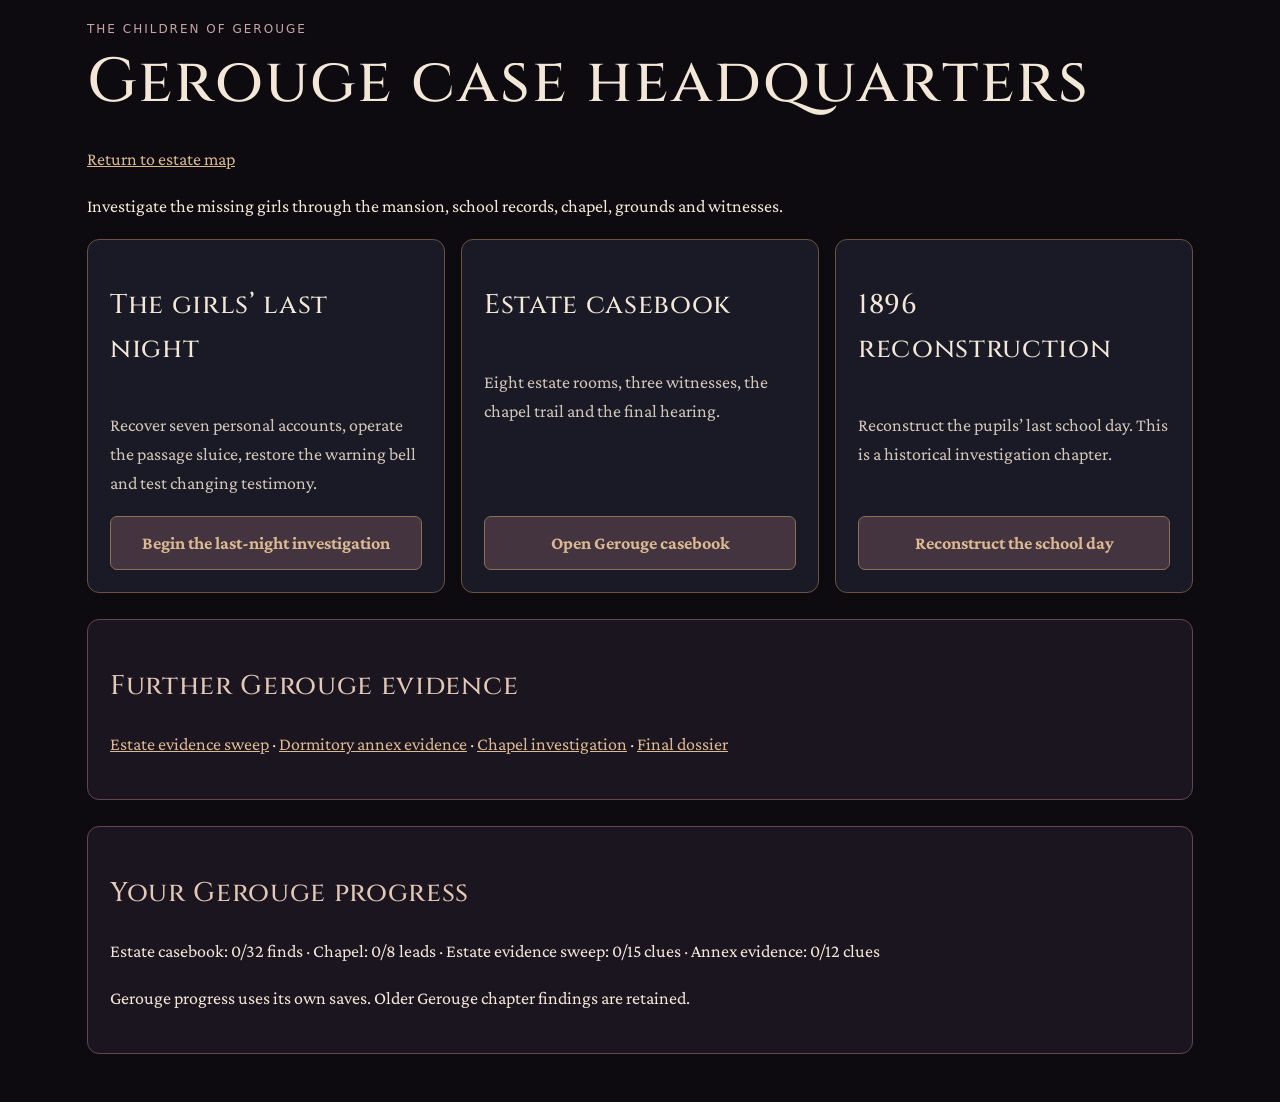
<file: investigation-headquarters.html>
<!doctype html><html lang="en"><head><meta charset="utf-8"><meta name="viewport" content="width=device-width,initial-scale=1"><title>The Hollowing · Investigator's Headquarters</title>
<style>:root{color-scheme:dark}*{box-sizing:border-box}body{margin:0;background:radial-gradient(circle at 50% -10%,#3f3441,#0c1019 65%);color:#f4e7d6;font:16px/1.6 Georgia,serif}a{color:#ffe0a2}button{cursor:pointer;font:inherit;background:#3d2e39;color:#f8e3bb;border:1px solid #af936a;border-radius:8px;padding:10px 14px}button:focus-visible,a:focus-visible{outline:3px solid #f3d299}main{max-width:1150px;margin:auto;padding:22px}.top{display:flex;justify-content:space-between;align-items:center;gap:16px;flex-wrap:wrap}.small{font:13px system-ui;color:#c5b8ac}.eyebrow{font:12px system-ui;text-transform:uppercase;letter-spacing:.21em;color:#d9b57b}.hero{margin:24px 0;padding:clamp(24px,6vw,64px);border-radius:15px;border:1px solid #7c634e;background:linear-gradient(115deg,#292737,#151a27)}h1{font-size:clamp(34px,5vw,62px);line-height:1.12;font-weight:normal;margin:12px 0}h2{font-weight:normal;font-size:27px}.grid{display:grid;grid-template-columns:repeat(3,minmax(0,1fr));gap:16px}.card{border:1px solid #6d5948;background:#191a25;border-radius:12px;padding:22px;display:flex;flex-direction:column}.card p{flex:1;color:#d4c6b9}.card a{display:block;padding:12px;background:#44343f;text-align:center;border-radius:7px;text-decoration:none;border:1px solid #8a7156;font-weight:bold}.strip{display:flex;flex-wrap:wrap;gap:9px}.strip span{border:1px solid #69544b;padding:7px 10px;border-radius:30px;font:12px system-ui;color:#dfc6a3}.panel{margin:26px 0;border:1px solid #635348;background:#161922;border-radius:12px;padding:22px}.notice{border-left:3px solid #ddba80;padding:13px;background:#332d31}.columns{display:grid;grid-template-columns:1fr 1fr;gap:20px}.steps{line-height:2.1}footer{border-top:1px solid #665343;padding:24px 0;color:#bdb0a2;font:12px system-ui}@media(max-width:850px){.grid{grid-template-columns:1fr}.columns{grid-template-columns:1fr}}</style><link rel="stylesheet" href="unified-theme.css"><link rel="stylesheet" href="gothic-theme.css"></head>
<body><main><header class="top"><div><div class="eyebrow">THE CHILDREN OF GEROUGE</div><h1>Gerouge case headquarters</h1></div><a href="./?map=estate">Return to estate map</a></header><p>Investigate the missing girls through the mansion, school records, chapel, grounds and witnesses.</p><div class="grid"><article class="card"><h2>The girls’ last night</h2><p>Recover seven personal accounts, operate the passage sluice, restore the warning bell and test changing testimony.</p><a href="./?scene=nursery">Begin the last-night investigation</a></article><article class="card"><h2>Estate casebook</h2><p>Eight estate rooms, three witnesses, the chapel trail and the final hearing.</p><a href="original-case-archive.html?screen=estate">Open Gerouge casebook</a></article><article class="card"><h2>1896 reconstruction</h2><p>Reconstruct the pupils’ last school day. This is a historical investigation chapter.</p><a href="plantation-day.html">Reconstruct the school day</a></article></div><section class="panel"><h2>Further Gerouge evidence</h2><p><a href="estate-exploration.html">Estate evidence sweep</a> · <a href="evidence-after-dark.html">Dormitory annex evidence</a> · <a href="original-case-archive.html?screen=chapel">Chapel investigation</a> · <a href="original-case-archive.html?screen=finale">Final dossier</a></p></section><section class="panel"><h2>Your Gerouge progress</h2><p id="shared-progress">Reading estate progress…</p><p>Gerouge progress uses its own saves. Older Gerouge chapter findings are retained.</p></section></main><script src="gerouge-case-save.js"></script><script src="county-progress.js"></script></body></html>
</file>
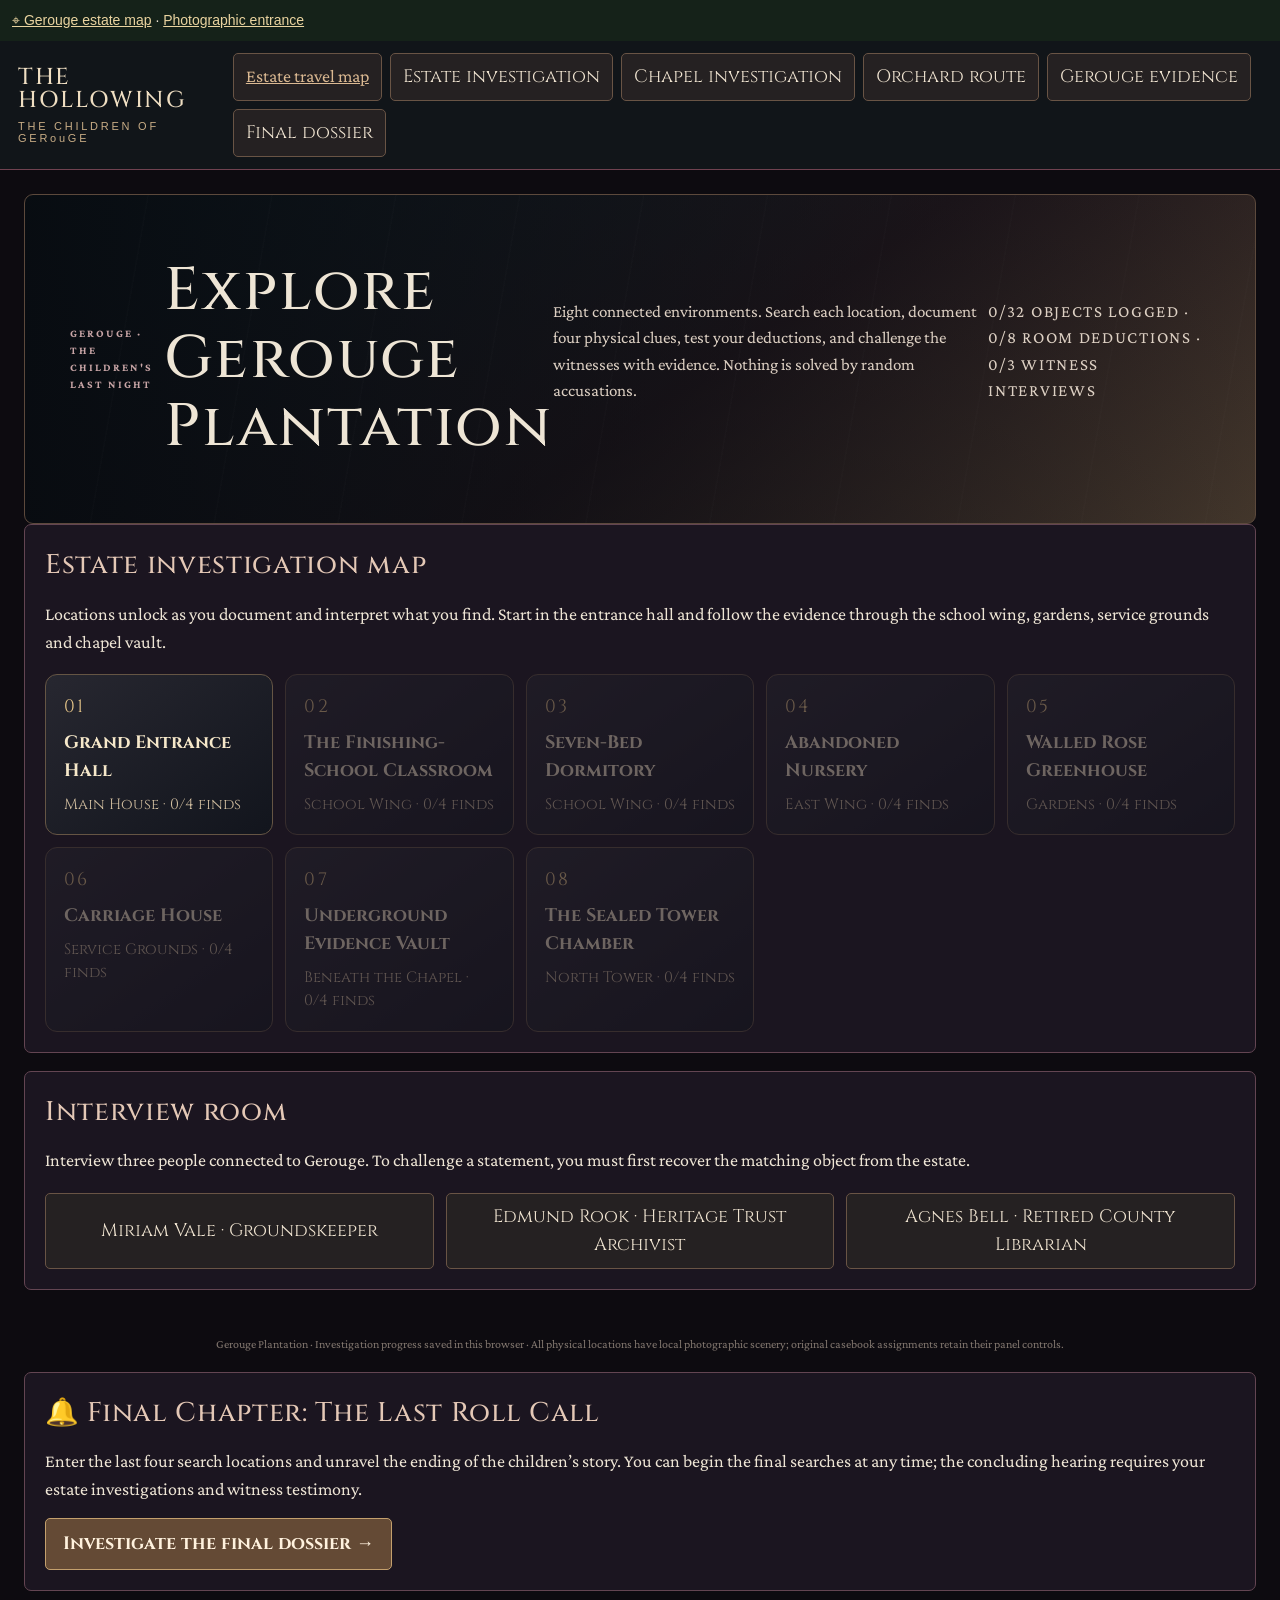
<file: original-case-archive.html>
<!doctype html><html lang="en"><head><meta charset="utf-8"><meta name="viewport" content="width=device-width,initial-scale=1"><title>The Hollowing — Original Case Archive</title><link rel="stylesheet" href="style.css"><link rel="stylesheet" href="gothic-theme.css"><link rel="stylesheet" href="room-continuity.css"></head><body><nav style="padding:12px;background:#152219;font:14px Arial,sans-serif"><a style="color:#ead4a0" href="./?map=estate">⌖ Gerouge estate map</a> · <a style="color:#ead4a0" href="./?scene=approach">Photographic entrance</a></nav><div id="app"></div><script src="gerouge-case-save.js"></script><script src="game.js"></script><script src="room-continuity.js" defer></script><script src="world-layout.js" defer></script><script src="chapter-exits.js" defer></script></body></html>
</file>
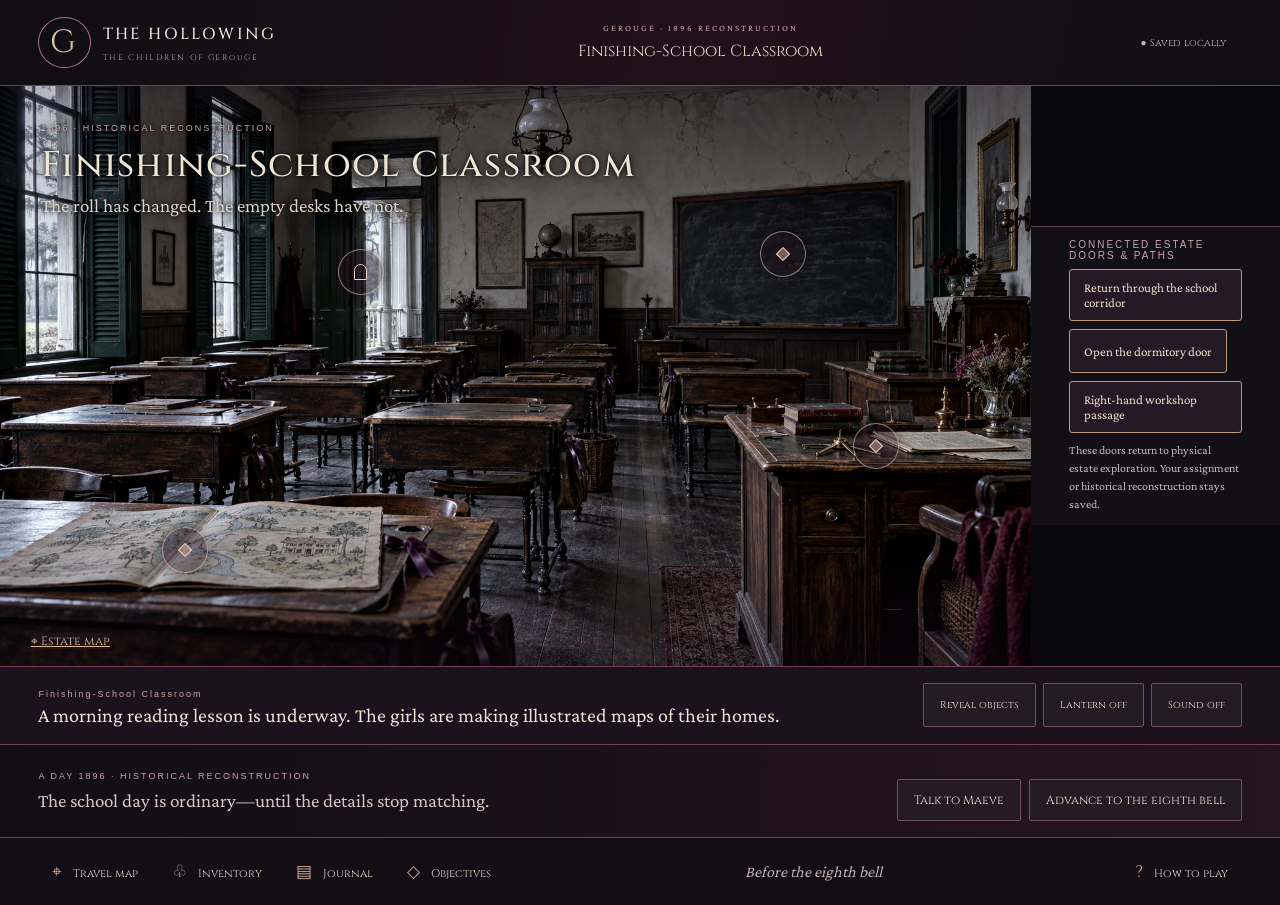
<file: plantation-day.html>
<!doctype html><html lang="en"><head><meta charset="utf-8"><meta name="viewport" content="width=device-width,initial-scale=1,viewport-fit=cover"><meta name="theme-color" content="#160d16"><title>The Hollowing · The School Wing</title><link rel="stylesheet" href="gerouge.css"><link rel="stylesheet" href="gothic-theme.css"><link rel="stylesheet" href="school-wing.css"></head><body><a class="skip" href="#schoolScene">Skip to the room</a><div id="schoolGame"><header class="topbar"><a class="wordmark" href="./"><span class="emblem" aria-hidden="true">G</span><span>THE HOLLOWING<small>THE CHILDREN OF GERouGE</small></span></a><div class="place"><span>GEROUGE · 1896 RECONSTRUCTION</span><strong id="schoolRoom">Finishing-School Classroom</strong></div><button id="schoolSave">● Saved locally</button></header><main id="app"></main><footer class="toolbar"><nav aria-label="School investigation tools"><button id="schoolMap" aria-label="Travel map">⌖ <span>Travel map</span></button><button id="schoolBag" aria-label="Inventory">♧ <span>Inventory</span></button><button id="schoolJournal" aria-label="Journal">▤ <span>Journal</span></button><button id="schoolGoals" aria-label="Objectives">◇ <span>Objectives</span></button></nav><div class="selected" id="schoolSelected">Inspect the classroom</div><button id="schoolHelp" aria-label="How to play">? <span>How to play</span></button></footer></div><dialog id="schoolDialog" aria-labelledby="schoolDialogTitle"><div class="dialog-top"><span class="eyebrow">BEFORE THE EIGHTH BELL</span><button id="schoolClose" aria-label="Close dialog">✕</button></div><h2 id="schoolDialogTitle"></h2><div id="schoolDialogBody"></div><div id="schoolDialogActions" class="dialog-actions"></div></dialog><script src="gerouge-case-save.js" defer></script><script src="school-wing.js" defer></script><script src="world-layout.js" defer></script><script src="chapter-exits.js" defer></script></body></html>
</file>
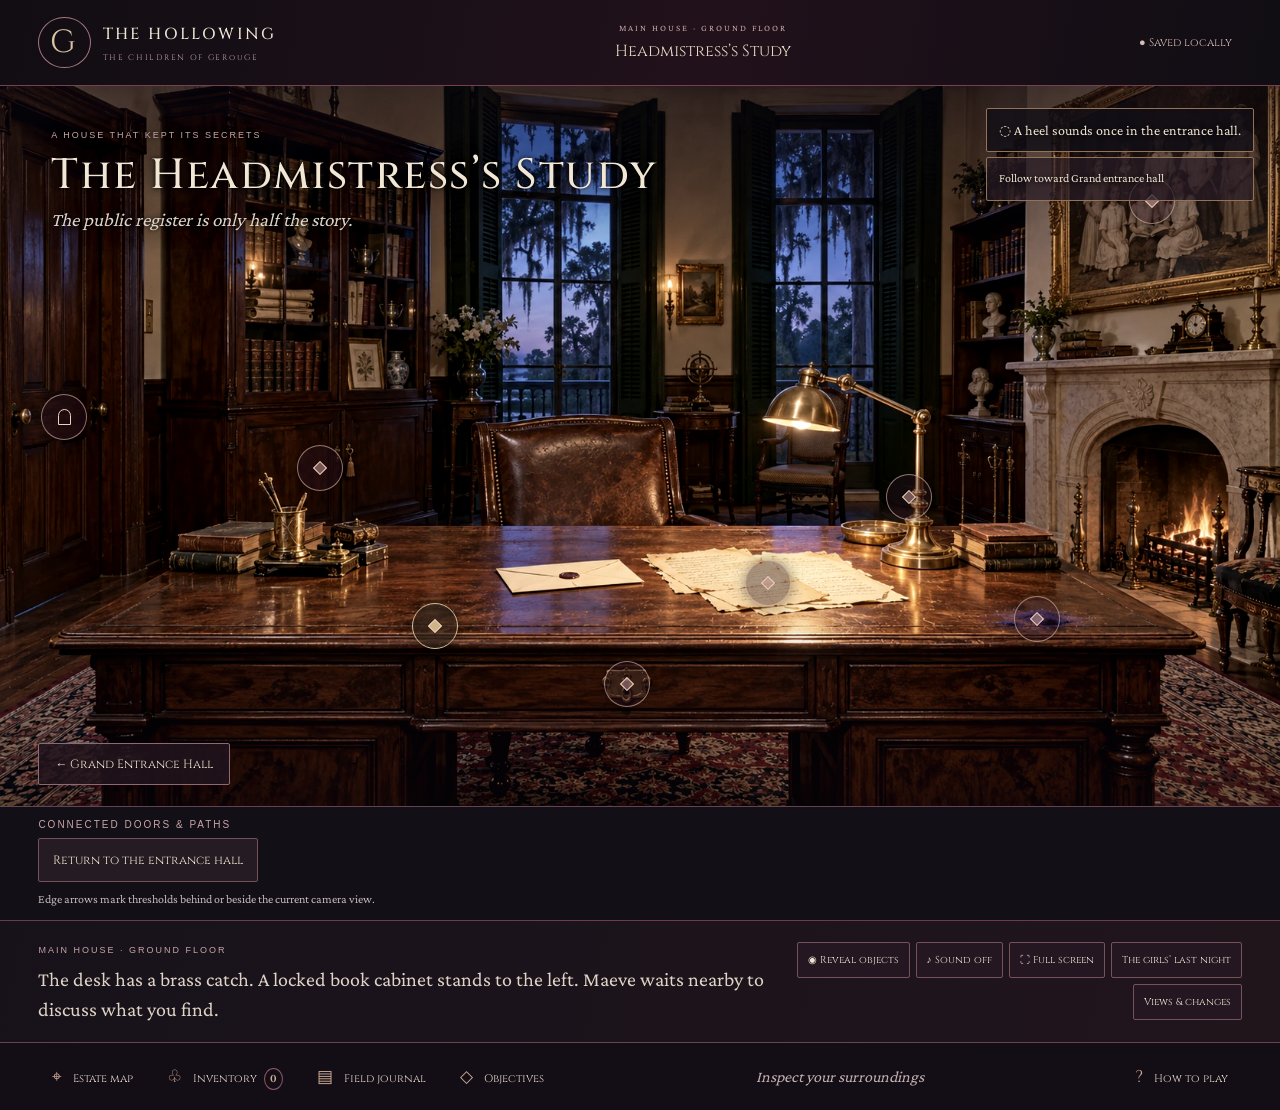
<file: study-reimagined.html>
<!doctype html>
<html lang="en"><head><meta charset="utf-8"><meta name="viewport" content="width=device-width,initial-scale=1,viewport-fit=cover"><meta name="theme-color" content="#160d16"><meta name="description" content="Explore the fictional Gerouge mansion and rural grounds in St. Bernard Parish, Louisiana. Uncover the children's histories and the eighth-bell mystery."><title>The Hollowing · Gerouge Plantation</title><link rel="preload" as="image" href="assets/gerouge/study.webp"><link rel="stylesheet" href="gerouge.css"><link rel="stylesheet" href="gothic-theme.css"><link rel="stylesheet" href="action-scenes.css"><link rel="stylesheet" href="living-estate.css"></head>
<body><a class="skip" href="#scene">Skip to the scene</a><div id="game"><header class="topbar"><a class="wordmark" href="./"><span class="emblem" aria-hidden="true">G</span><span>THE HOLLOWING<small>THE CHILDREN OF GERouGE</small></span></a><div class="place"><span id="chapter">GEROUGE PLANTATION</span><strong id="roomName">The Approach</strong></div><button id="saveStatus" title="Open save and backup options">● Saved locally</button></header>
<main class="world"><section class="viewport" id="viewport" aria-label="Interactive photographic environment"><div class="scene" id="scene" tabindex="-1"><img id="sceneImage" src="assets/gerouge/study.webp" alt="Gerouge Plantation, beyond the rain-soaked iron gates"><div class="vignette"></div><div class="scene-heading"><span class="eyebrow">A HOUSE THAT KEPT ITS SECRETS</span><h1 id="sceneTitle">Gerouge Plantation</h1><p id="sceneCaption">A Louisiana mansion. A history that will not stay buried.</p></div><div id="hotspots"></div><button class="scene-exit" id="back">← The grounds</button></div><div class="loading" id="loading" hidden>Entering the room…</div></section><div class="scene-footer"><div class="narration"><span class="eyebrow" id="narrationLabel">ARRIVAL · DUSK</span><p id="message" role="status" aria-live="polite">Beyond the gates, a light still burns. Touch the front doors to step inside.</p></div><div class="scene-tools"><button id="hints" aria-pressed="false">◉ Reveal objects</button><button id="sound" aria-pressed="false">♪ Sound off</button><button id="fullscreen">⛶ Full screen</button></div></div></main>
<footer class="toolbar"><nav aria-label="Investigation tools"><button id="map">⌖ <span>Estate map</span></button><button id="bag">♧ <span>Inventory</span><b id="bagCount">0</b></button><button id="journal">▤ <span>Field journal</span></button><button id="objectives">◇ <span>Objectives</span></button></nav><div class="selected" id="selected">Inspect your surroundings</div><button id="help">? <span>How to play</span></button></footer></div>
<dialog id="dialog" aria-labelledby="dialogTitle"><div class="dialog-top"><span class="eyebrow" id="dialogTag">GEROUGE FIELDWORK</span><button id="closeDialog" aria-label="Close dialog">✕</button></div><h2 id="dialogTitle"></h2><div id="dialogBody"></div><div id="dialogActions" class="dialog-actions"></div></dialog><input type="file" id="importSave" accept="application/json,.json" hidden><script src="gerouge-case-save.js" defer></script><script src="world-layout.js" defer></script><script src="world-navigation.js" defer></script><script src="rose-sanctuary.js" defer></script><script src="deep-investigation.js" defer></script><script src="action-art.js" defer></script><script src="action-scenes.js" defer></script><script src="room-sections.js" defer></script><script src="living-estate-data.js" defer></script><script src="living-trace-art.js" defer></script><script src="living-estate.js" defer></script><script src="gerouge.js" defer></script></body></html>
</file>
<file: gerouge.css>
:root{color-scheme:dark;--bg:#0d1412;--ink:#eee9dc;--muted:#b5b9aa;--gold:#d2ba84;--line:#526051;--panel:#18221e}*{box-sizing:border-box}body{margin:0;background:var(--bg);color:var(--ink);font:14px Arial,sans-serif}button,a,input{font:inherit}button,a{touch-action:manipulation}button{color:var(--ink);background:#15201de8;border:1px solid #68715b;padding:12px 16px;border-radius:3px;cursor:pointer}button:hover{background:#354437;border-color:var(--gold)}button:focus-visible,a:focus-visible,input:focus-visible{outline:3px solid #ffe0a2;outline-offset:3px}button:disabled{opacity:.5;cursor:default}a{color:var(--gold)}button[hidden],[hidden]{display:none!important}#game{min-height:100svh;display:flex;flex-direction:column}.topbar{display:flex;align-items:center;justify-content:space-between;gap:20px;padding:16px 3vw;border-bottom:1px solid #3b493d;min-height:86px}.wordmark{display:flex;gap:12px;align-items:center;text-decoration:none;color:var(--ink);letter-spacing:2px;font:18px Georgia,serif}.wordmark small{font:8px Arial,sans-serif;letter-spacing:2.4px;display:block;margin-top:7px;color:var(--muted)}.emblem{font:32px Georgia,serif;border:1px solid var(--gold);padding:3px 11px;border-radius:50%;color:var(--gold)}.place{text-align:center}.place span{font-size:9px;letter-spacing:2px;color:var(--muted);display:block;margin-bottom:7px}.place strong{font:19px Georgia,serif;font-weight:normal}#saveStatus{font-size:11px;border:0;background:none;color:#b8c9aa;padding:10px}.world{flex:1;display:flex;flex-direction:column}.viewport{position:relative;flex:1;background:#080e0c;display:flex;justify-content:center;align-items:center;overflow:hidden;min-height:0}.scene{position:relative;width:100%;aspect-ratio:1672/941;isolation:isolate;overflow:hidden;max-width:1920px}.scene img{display:block;width:100%;height:100%;object-fit:contain}.vignette{position:absolute;inset:0;pointer-events:none;background:linear-gradient(180deg,#060e0d55,transparent 24%,transparent 77%,#060e0d55)}.scene-heading{position:absolute;top:5%;left:4%;pointer-events:none;text-shadow:0 2px 14px #000}.eyebrow{font:9px Arial,sans-serif;letter-spacing:2.3px;color:var(--gold)}h1{font:clamp(26px,3.5vw,58px)/1.12 Georgia,serif;letter-spacing:-1px;margin:10px 0}h2{font:32px Georgia,serif;font-weight:normal;margin:18px 0}h3{font:22px Georgia,serif;font-weight:normal}.scene-heading p{font:italic 14px Georgia,serif;margin:0;color:#e6e3d8}.scene-exit{position:absolute;left:3%;bottom:3%;font-size:12px;background:#101c18d9}.hotspot{position:absolute;left:var(--x);top:var(--y);transform:translate(-50%,-50%);width:46px;height:46px;padding:0;border-radius:50%;background:#101a1566;border:1px solid #e1d0a699;box-shadow:0 1px 14px #0007;display:grid;place-items:center;color:#ffedbc;font-size:20px}.hotspot:before{content:'';width:8px;height:8px;transform:rotate(45deg);border:1px solid #ffe7b0;background:#ede1bd77}.hotspot.is-door:before{width:11px;height:14px;transform:none;border-radius:8px 8px 0 0;background:transparent}.hotspot .hot-label{position:absolute;left:50%;top:calc(100% + 7px);transform:translateX(-50%);background:#101915ed;border:1px solid #7e8668;color:#f8efdc;padding:6px 9px;white-space:nowrap;font:11px Arial,sans-serif;opacity:0;pointer-events:none;border-radius:3px;max-width:180px;white-space:normal;min-width:80px;text-align:center}.hotspot:hover .hot-label,.hotspot:focus-visible .hot-label,.show-hotspots .hot-label{opacity:1}.hotspot:hover,.hotspot:focus-visible{background:#655b3cdd;border-color:#ffe4a6;z-index:4}.hotspot.found:before{background:#97b58a}.scene-footer{display:flex;gap:22px;justify-content:space-between;align-items:center;padding:16px 3vw 18px;border-top:1px solid #38493c;min-height:108px;background:#121c18}.narration{max-width:780px}.narration p{font:16px/1.55 Georgia,serif;color:#e0dfd1;margin:7px 0 0}.scene-tools{display:flex;gap:6px;flex-wrap:wrap;justify-content:flex-end}.scene-tools button{font-size:10px;padding:10px;border-color:#4f5c4b;white-space:nowrap}.toolbar{display:flex;align-items:center;justify-content:space-between;gap:10px;padding:10px 3vw;background:#0d1612;border-top:1px solid #3b493d;position:sticky;bottom:0;z-index:5}.toolbar nav{display:flex;gap:6px}.toolbar button{border:0;background:transparent;font-size:17px;padding:12px 14px;color:var(--gold);min-height:44px}.toolbar button span{font-size:11px;margin-left:7px;color:var(--ink)}.toolbar b{font-size:10px;border:1px solid #667556;border-radius:50%;padding:3px 5px;margin-left:7px}.selected{font:italic 13px Georgia,serif;color:var(--muted);max-width:260px}.skip{position:absolute;left:10px;top:-100px;z-index:100;background:#142319;padding:15px}.skip:focus{top:10px}dialog{width:min(780px,calc(100% - 26px));max-height:88svh;background:linear-gradient(135deg,#233027,#111b17);color:var(--ink);border:1px solid #9b9671;padding:26px 30px;border-radius:5px;box-shadow:0 20px 120px #000b}dialog::backdrop{background:#030a07c7;backdrop-filter:blur(6px)}.dialog-top{display:flex;justify-content:space-between;align-items:center}.dialog-top button{background:transparent;border:0;padding:9px 12px}.dialog-actions{display:flex;flex-wrap:wrap;gap:8px;margin-top:22px}.dialog-actions button{background:#344231}.dialog-actions button.primary{background:#d0bc8c;color:#162219;border-color:#e7d4a6}#dialogBody p{line-height:1.7;color:#d2d6c8}#dialogBody .fine{font:12px/1.7 Arial,sans-serif;color:#aebba8}.objects-list{display:grid;grid-template-columns:repeat(2,minmax(0,1fr));gap:9px}.objects-list button{text-align:left;min-height:55px;font-size:13px}.tag{font:10px Arial,sans-serif;letter-spacing:1px;color:#b9caa9;display:block;margin-bottom:9px}.progress{display:flex;gap:10px;align-items:flex-start;padding:11px 0;border-bottom:1px solid #3e4e3e;color:#dce1d1}.progress.done{color:#b8d7a3}.paper{padding:25px;background:#d6c8a8;color:#302c24;font:16px/1.6 Georgia,serif;box-shadow:inset 0 0 45px #76623d44;border:1px solid #9d8960}.paper p{color:#302c24!important}.drawer-view{height:180px;position:relative;border:15px ridge #6b4b2d;background:repeating-linear-gradient(90deg,#3c2c20 0 16px,#483323 16px 22px);box-shadow:inset 0 6px 40px #000b;margin:18px 0}.drawer-view button{position:absolute;min-height:48px;background:#e6d4ad;color:#382e21;box-shadow:0 5px 10px #0008}.drawer-view .key{left:8%;top:26%;transform:rotate(-9deg)}.drawer-view .envelope{right:9%;top:20%;transform:rotate(5deg)}.drawer-view .lining{left:38%;bottom:3%;font-size:12px}.puzzle-pieces{display:flex;gap:10px;flex-wrap:wrap;margin:18px 0}.puzzle-pieces button{background:#d8c9aa;color:#382c20;flex:1;min-width:120px;min-height:95px;font:17px Georgia,serif;box-shadow:0 5px 12px #0005}.puzzle-pieces button.done{background:#708969;color:#fff}.map-art{position:relative;aspect-ratio:1.9;background:radial-gradient(ellipse at 50% 50%,#4f6245,#1a3024);border:1px solid #8b916e;overflow:hidden;margin:20px 0}.map-art:before{content:'';position:absolute;width:34%;height:52%;top:13%;left:32%;background:#a39369;border:5px double #293a26;box-shadow:-70px 35px 0 -15px #7b8259,100px 18px 0 -15px #8f916b}.map-art:after{content:'';position:absolute;width:3%;height:40%;bottom:0;left:49%;background:#b9a777;z-index:0}.map-art button{position:absolute;transform:translate(-50%,-50%);font-size:11px;z-index:1;min-height:44px;padding:9px}.route-list{display:grid;gap:7px;margin-top:15px}.route-list a{padding:12px;border:1px solid #536448;text-decoration:none;color:#e9e3cf;line-height:1.6}.route-list small{display:block;color:#afbba6;font-size:11px}.route-list a:hover{border-color:var(--gold);background:#2d3d2c}.map-tabs{display:flex;gap:8px;flex-wrap:wrap}.map-tabs button{font-size:12px}.inventory-item.selected-item{border-color:#edd09b;background:#536345}.status-notice{border-left:2px solid #b8aa78;padding:12px;background:#303a2a;font-size:12px;line-height:1.7}.lamp-on img{filter:brightness(1.13)}.loading{position:absolute;top:15px;right:15px;padding:12px;background:#102018;color:#e9dcba}#dialogBody input:not([type=file]){background:#101b15;border:1px solid #7e8c66;border-radius:2px;padding:11px;color:#fff;max-width:100%;width:100%}@media(min-width:1500px){.scene{max-height:calc(100svh - 270px);width:auto;min-width:900px}.viewport{min-height:480px}}@media(max-width:800px){.topbar{min-height:72px;padding:12px 16px;gap:10px}.wordmark{font-size:14px;gap:8px}.emblem{font-size:24px}.wordmark small{font-size:7px;letter-spacing:1px}.place strong{font-size:14px}.place span{font-size:7px;letter-spacing:1px}#saveStatus{font-size:9px;padding:5px}.viewport{flex:none;overflow-x:auto;justify-content:flex-start;align-items:flex-start}.scene{flex-shrink:0;width:max(100%,850px);max-width:none}.scene-heading{top:6%;left:3%}.scene-heading h1{font-size:31px}.scene-heading .eyebrow{font-size:8px}.scene-heading p{font-size:12px}.scene-footer{padding:16px;display:block;min-height:145px}.narration p{font-size:15px}.scene-tools{justify-content:flex-start;margin-top:14px}.toolbar{padding:7px;flex-wrap:wrap;position:sticky}.toolbar nav{flex:1;justify-content:space-around}.toolbar button{padding:9px;font-size:18px}.toolbar button span{font-size:10px;margin-left:4px}.selected{order:3;width:100%;max-width:none;text-align:center;font-size:12px;padding-bottom:4px}#help span{display:none}.toolbar b{margin-left:3px}.hotspot{width:44px;height:44px}dialog{padding:18px}.objects-list{grid-template-columns:1fr}.map-art{aspect-ratio:1.3}.map-art button{font-size:10px;max-width:110px}.scene-exit{bottom:4%}}@media(prefers-reduced-motion:reduce){*{scroll-behavior:auto!important}} 
@media(max-width:600px){.drawer-view{height:auto;min-height:205px;display:flex;flex-direction:column;gap:12px;padding:12px;border-width:10px}.drawer-view button{position:static!important;transform:none!important;min-height:46px;width:100%;font-size:13px}.drawer-view .lining{font-size:12px}}
@media(max-width:800px){.scene-heading{display:none}}
</file>
<file: gothic-theme.css>
@font-face{font-family:GerougeCinzel;src:url('assets/fonts/Cinzel.ttf') format('truetype');font-weight:400 900;font-display:swap}@font-face{font-family:GerougeCrimson;src:url('assets/fonts/CrimsonPro.ttf') format('truetype');font-weight:200 900;font-display:swap}
:root{--bg:#0d0b10;--ink:#eee5d5;--muted:#b7adb4;--gold:#c9ad86;--line:#65535e;--panel:#1b151c;--blood:#803445;--title-font:GerougeCinzel,Georgia,serif;--body-font:GerougeCrimson,Georgia,serif;color-scheme:dark}
body{background:#0d0b10!important;color:#eee5d5;font-family:var(--body-font)!important;font-size:18px}h1,h2,h3,.wordmark,.brand,.h-brand{font-family:var(--title-font)!important;font-weight:500!important}h1{letter-spacing:.035em!important}h2,h3{letter-spacing:.025em}.wordmark{font-size:16px;letter-spacing:2.2px}.wordmark small{font-family:var(--title-font);font-size:8px;letter-spacing:1.7px;color:#c1a2aa}.emblem{color:#dac4a2;border-color:#a9767d;font-family:var(--title-font)}a{color:#dbb992}button{font-family:var(--title-font);color:#f0e4d1;background:#251b22;border-color:#74515a;border-radius:2px}button:hover{background:#542b39;border-color:#b17d85}button:focus-visible,a:focus-visible,input:focus-visible{outline-color:#f0c7a0!important;outline-width:3px}.topbar{background:linear-gradient(100deg,#110d13,#21111b 56%,#100d13);border-bottom:1px solid #75404f;box-shadow:0 4px 22px #0008}.place strong{font-family:var(--title-font);font-size:16px;color:#e6d8c3}.place span,.eyebrow{color:#c8a5a6!important;letter-spacing:2px}.topbar #saveStatus{color:#d5bcb4}.world,.viewport{background:#08080d}.scene img{filter:saturate(.77) contrast(1.07)}.lamp-on img{filter:saturate(.84) contrast(1.03) brightness(1.13)}.vignette{background:linear-gradient(180deg,#08071477,transparent 26%,transparent 73%,#0e07105c)}.scene-heading{text-shadow:0 3px 22px #000,0 0 4px #000}.scene-heading h1{font-size:clamp(24px,3.3vw,54px);color:#f2e7d5;max-width:720px}.scene-heading p{font-family:var(--body-font);font-size:19px;color:#ded5c8}.scene-exit{font-family:var(--title-font);background:#21131bdf;border-color:#916674}.hotspot{background:#23101d66;border-color:#e1bdab99}.hotspot:before{border-color:#ecd2bd;background:#d9a9a37a}.hotspot:hover,.hotspot:focus-visible{background:#6e2b43e8;border-color:#f1c7b0}.hotspot.found:before{background:#bfb38c}.hotspot .hot-label{background:#23141fec;border-color:#9b6d74;color:#f5e6d1;font-family:var(--body-font);font-size:15px}.scene-footer{background:linear-gradient(100deg,#17121a,#21151c);border-top:1px solid #6b3d4c}.narration p{font-family:var(--body-font);font-size:20px;line-height:1.5;color:#dfd4c7}.scene-tools button{border-color:#74515b;font-size:10px;background:#241721}.toolbar{background:#130e16;border-top:1px solid #69434f}.toolbar button{color:#cea994}.toolbar button:hover{background:#3c202e}.toolbar button span{color:#e5d6c7}.toolbar b{border-color:#8c5963}.selected{font-family:var(--body-font);font-size:16px;color:#c5b0b1}.dialog-top button{background:transparent}.dialog-actions button{background:#41232f}.dialog-actions button.primary{background:#793848;color:#fff0dd;border-color:#b37b80}dialog{background:radial-gradient(ellipse at top left,#30212a,#141019);border-color:#8c626d;box-shadow:0 20px 120px #000d}dialog::backdrop{background:#07050bcb;backdrop-filter:blur(5px)}#dialogBody p{font-size:20px;color:#ded2c9}#dialogBody .fine{font-family:var(--body-font);font-size:16px;color:#bfaeb5}.dialog-actions button,.objects-list button{font-family:var(--title-font);font-size:12px;line-height:1.6}.paper{background:#cec0a4;color:#332529;border-color:#897160}.paper p{font-family:var(--body-font);font-size:20px}.tag{color:#cfb3a5}.progress{color:#e3d4c8;border-color:#57404c;font-size:19px}.progress.done{color:#d4c49f}.route-list a{border-color:#65434f;color:#e5d7c9}.route-list small{color:#c3aeb5}.route-list a:hover{background:#3b2230;border-color:#ba9290}.status-notice{background:#34202b;border-color:#a56a79;color:#e2cdd0}.inventory-item.selected-item{background:#703448;border-color:#d5a5a0}.map-art{background:radial-gradient(ellipse at 50% 50%,#62515a,#211b2a);border-color:#987980}.map-art:before{background:#ae9381;border-color:#4b3344;box-shadow:-70px 35px 0 -15px #766371,100px 18px 0 -15px #8d6d76}.map-art:after{background:#ad9695}.map-art button{background:#2e1c29;box-shadow:0 3px 10px #0009}.loading{background:#281823;color:#e5c6ba}
/* Carry the same typography and palette through retained chapters. */
.hollowing-unified-nav,.gerouge-return{background:#1b111a!important;border-color:#67414d!important;color:#ddc2bb!important;font-family:var(--title-font)!important}.hollowing-unified-nav a{color:#e2c7b7!important}.hollowing-build-note{background:#281821!important;color:#dbb8bd!important;border-color:#77505a!important}.panel{background:#1b1520!important;border-color:#634552!important}.panel h2,.panel h3{color:#e4c8b6}.screen .dialog,.overlay .dialog,.shade .dialog,.dialog-cover .dialog,.modal article{background:#231722!important;border-color:#9b6976!important;color:#eadacb!important}.notice,.feedback,.clue{border-color:#9b5d70!important}.top,.head{border-color:#704250!important}.good,.doneText{color:#d7c69b!important}.journal,.log{color:#d2bfbd!important}
@media(max-width:800px){.wordmark{font-size:12px;letter-spacing:1.2px}.wordmark small{font-size:6px;letter-spacing:1px}.place strong{font-size:12px}.narration p{font-size:19px}.toolbar button span{font-family:var(--title-font);font-size:9px}.selected{font-size:15px}}
.scene#scene:before,.school-scene:before{content:'';position:absolute;inset:0;z-index:1;pointer-events:none;opacity:.08;background-image:url("data:image/svg+xml,%3Csvg viewBox='0 0 160 160' xmlns='http://www.w3.org/2000/svg'%3E%3Cfilter id='g'%3E%3CfeTurbulence type='fractalNoise' baseFrequency='.8' numOctaves='3' stitchTiles='stitch'/%3E%3C/filter%3E%3Crect width='100%25' height='100%25' opacity='.7' filter='url(%23g)'/%3E%3C/svg%3E");mix-blend-mode:soft-light}
.estate-map-location{font-family:var(--body-font);font-size:18px;color:#d2b9bc;line-height:1.5;margin:10px 0 18px}#dialogBody .map-tabs{margin:12px 0 20px}#dialogBody .map-tabs button{min-height:44px;font-size:11px}#dialogBody .map-tabs+p{margin-top:8px}
.girl-records{display:grid;grid-template-columns:repeat(2,minmax(0,1fr));gap:8px;margin:18px 0}.girl-record{padding:13px;border:1px solid #70505e;background:#291b26}.girl-record strong{display:block;font-family:var(--title-font);font-size:14px;color:#ead3c0}.girl-record span{display:block;font-size:18px;line-height:1.4;color:#c5b3bc;margin-top:7px}@media(max-width:600px){.girl-records{grid-template-columns:1fr}}
.estate-plan-scroll{overflow-x:auto;margin:16px 0;border:1px solid #664756;background:#100d15}.estate-plan{display:block;width:100%;min-width:720px;font:15px GerougeCrimson,Georgia,serif}.estate-plan .plan-lines{fill:none;stroke:#675163;stroke-width:2;stroke-dasharray:5 5}.estate-plan a rect{fill:#251a28;stroke:#b99a7b;stroke-width:1.5}.estate-plan a text{fill:#f2e1cc;pointer-events:none}.estate-plan a:hover rect,.estate-plan a:focus rect{fill:#543748;stroke:#f1d6a8;stroke-width:3}.scene-tools{flex-wrap:wrap}
.physical-exits{display:flex;flex-wrap:wrap;align-items:center;gap:8px;padding:12px 3vw;background:#120f17;border-top:1px solid #624450}.physical-exits>.eyebrow{width:100%;font-size:10px}.physical-exits button{min-height:44px;font-size:12px;padding:10px 14px}.physical-exits small{display:block;width:100%;font-size:12px;line-height:1.5;color:#c8b9ba}.hotspot.edge-exit{border-radius:3px;background:#241621ed;border:1px solid #dac3a0}.hotspot.edge-exit:after{content:'↔';font-size:20px}.hotspot.edge-exit:before{display:none}.physical-exits+ .scene-footer{flex-shrink:0}.toolbar{position:relative;bottom:auto}@media(max-width:800px){.physical-exits{padding:12px 16px}.physical-exits button{flex:1 1 140px;text-align:left}}
.physical-exits a{display:inline-flex;align-items:center;min-height:44px;padding:10px 14px;border:1px solid #b99a7b;border-radius:3px;text-decoration:none;font-size:13px;color:#efdfca;background:#251925}.physical-exits a:hover,.physical-exits a:focus-visible{background:#513446}.chapter-physical-exits{margin:12px 0}
.doors[hidden]{display:none!important}
.scene.rose-protected:after{content:'';position:absolute;inset:0;box-shadow:inset 0 0 75px #dca45b35;pointer-events:none;z-index:2}
</file>
<file: action-scenes.css>
/* The room stays behind the close-up; controls operate visible moving parts. */
#dialog.action-dialog{width:min(1120px,calc(100% - 20px));padding:16px 20px;max-height:96svh;overflow:auto;background:#110e13}#dialog.action-dialog .dialog-top{position:relative;z-index:4}#dialog.action-dialog h2{font-size:23px;margin:8px 0 14px}.action-visual{height:470px;position:relative;overflow:hidden;isolation:isolate;border:1px solid #8c6e58;background:#0e0c0b;perspective:1000px}.action-photo{position:absolute;inset:0;background-size:180% auto;background-position:var(--focus-x) var(--focus-y);filter:brightness(.72);animation:look-closer .7s ease-out}.action-shade{position:absolute;inset:0;background:radial-gradient(ellipse at 50% 50%,transparent 20%,#070608b3)}.action-place{position:absolute;top:15px;left:20px;color:#e8d1b2;text-shadow:0 2px 5px #000;font:12px var(--title-font,Georgia);letter-spacing:1px}.action-place span{display:block;color:#bfaeb1;font-size:10px;margin-top:6px}.action-prop{position:absolute;inset:30px 9% 8px;display:grid;place-items:center;pointer-events:none;filter:drop-shadow(0 12px 14px #0009)}.action-object{width:100%;height:100%;max-width:800px;overflow:visible}.part-lid{transform-box:fill-box;transform-origin:50% 0;transition:transform .8s,opacity .7s}.part-lid.is-open{transform:perspective(600px) rotateX(-72deg);opacity:.2}.kind-cabinet .part-lid.is-open,.kind-door .part-lid.is-open{transform-origin:left;transform:perspective(600px) rotateY(-82deg);opacity:.55}.part-wheel{transform-origin:495px 210px}.part-steam{animation:steam 1.5s infinite}.action-visual[data-walkway=true] .part-water{transform:translateY(45px);opacity:.2;transition:transform 1s}.part-cable{transition:transform .7s}.part-cable:not(.connected){transform:translateY(-35px);opacity:.55}.part-ratchet,.part-pin,.part-negative{transition:opacity .7s}.action-visual[data-kind=document] .action-prop,.action-visual[data-kind=panorama] .action-prop{display:none}.action-visual[data-kind=panorama] .action-photo{background-size:100% auto;filter:brightness(1)}.action-facsimile{position:absolute;top:65px;bottom:35px;left:23%;width:64%;overflow:auto;scrollbar-width:thin;padding:24px 30px;background:linear-gradient(110deg,#b4a07d,#e3d6b7 14%,#c9b992 93%,#8e7757);color:#35282a;border:1px solid #8b7259;box-shadow:0 14px 30px #0009,inset 0 0 40px #80633533;transform:rotate(-1deg);font:20px/1.5 var(--body-font,Georgia);animation:unfold-page .65s ease-out}.action-facsimile p{margin:12px 0}.paper-heading{display:block;font:14px var(--title-font,Georgia);letter-spacing:1px;border-bottom:1px solid #6c554d;padding-bottom:12px}.action-facsimile.small-document{left:58%;width:39%;top:80px;bottom:45px;padding:20px;font-size:18px;background:#d0bfa0f2}.action-status{position:absolute;bottom:10px;left:18px;color:#dac9bd;font:12px var(--body-font,Georgia);text-shadow:0 1px 6px #000}.action-result{position:absolute;bottom:45px;left:20px;max-width:46%;font:18px var(--body-font,Georgia);color:#e4c997;text-shadow:0 2px 5px #000;z-index:3}.action-source>p,.action-source>.paper:not(#paperTarget){display:none}#dialogBody.action-source{position:relative;margin:0}.action-source .drawer-view{margin:-385px auto 180px;width:70%;height:205px;background:none;border:0;box-shadow:none;z-index:3;pointer-events:none}.action-source .drawer-view button{pointer-events:auto;background:#291c16d9!important;border:1px solid #b79b71;color:#f2dfbb!important;font-size:13px;min-height:44px;box-shadow:0 4px 12px #0009}.action-source .drawer-view .key{left:14%;top:37%}.action-source .drawer-view .envelope{right:8%;top:24%}.action-source .drawer-view .lining{left:34%;bottom:0}.action-source .objects-list{padding:12px;position:relative;gap:10px;max-width:680px;margin:-110px auto 30px;z-index:3}.action-source .puzzle-pieces{margin:10px 0}.action-source #paperTarget{position:relative;margin:-400px auto 120px;z-index:3;width:65%;min-height:240px;box-shadow:0 12px 30px #0009}.action-source #paperTarget p{font-size:20px}.action-source #puzzleFeedback{display:block}.action-source input,.action-source label{position:relative;display:block}.action-source input{margin:12px 0}.action-dialog .dialog-actions{position:relative;gap:10px;margin-top:15px}.action-dialog .dialog-actions button{min-height:48px;font-size:12px;flex:1 1 200px;background:#35232d}.action-dialog .dialog-actions button:hover{background:#68404a}.action-dialog .dialog-actions button:disabled{opacity:.5}#actionTranscript{margin:16px 0 0;border-top:1px solid #553d46;color:#c8b7b5;font-size:16px}#actionTranscript summary{cursor:pointer;padding:12px;min-height:44px}#actionTranscript p{font:18px/1.5 var(--body-font,Georgia);padding:0 12px}.evidence-stamp{position:absolute;right:30px;bottom:50px;transform:rotate(-12deg);padding:12px 22px;border:4px double #6d283d;color:#6d283d;background:#ddcfadcc;font:23px var(--title-font,Georgia);animation:stamp .4s ease-out}.inventory-flight{position:fixed;z-index:10000;right:4vw;bottom:10vh;background:#251a20;border:1px solid #d2b481;padding:18px 25px;font:18px var(--body-font,Georgia);box-shadow:0 8px 35px #0009;pointer-events:none;animation:to-bag 1.4s ease-in-out both}#physicalState{position:absolute;inset:0;pointer-events:none;z-index:1}.physical-state-patch{position:absolute;width:20%;height:23%;transform:translate(-50%,-30%);filter:drop-shadow(0 6px 8px #0008)}.physical-state-patch .action-object{height:100%;width:100%}.physical-state-patch.patch-lamp{width:13%;height:27%;filter:drop-shadow(0 0 28px #ffb64088)}.physical-state-patch.patch-wheel,.physical-state-patch.patch-lever{width:14%;height:24%}.physical-state-patch.patch-basin{display:none}.local-sections{background:#1c1318}.local-sections button{border-style:dashed}#scene[data-section] .scene-heading .eyebrow{font-size:9px}#scene.walking{animation:look-closer .65s}.hotspot[data-action^="section:"]{border-color:#c7ad7b;background:#251d16c9}.hotspot[data-action^="section:"]:after{content:'↳';position:absolute;right:-5px;top:-7px;font-size:17px}
@keyframes look-closer{from{transform:scale(1.035);opacity:.4}to{transform:scale(1);opacity:1}}@keyframes unfold-page{from{transform:perspective(1000px) rotateX(65deg) rotate(-3deg);opacity:.2}to{transform:rotate(-1deg);opacity:1}}@keyframes steam{from{transform:translateY(0);opacity:.7}to{transform:translateY(-25px);opacity:0}}@keyframes stamp{from{transform:scale(1.8) rotate(-12deg);opacity:0}to{transform:scale(1) rotate(-12deg);opacity:1}}@keyframes to-bag{0%{transform:translateY(-120px) scale(1.2);opacity:0}30%{transform:translateY(0);opacity:1}80%{transform:translateY(0);opacity:1}100%{transform:translateY(65px) scale(.6);opacity:0}}
@media(max-width:800px){#dialog.action-dialog{width:calc(100% - 10px);max-height:98svh;padding:12px}.action-visual{height:430px}.action-photo{background-size:auto 155%}.action-place{left:12px;top:10px;font-size:10px;max-width:90%}.action-place span{font-size:9px}.action-prop{inset:70px 0 10px}.action-facsimile,.action-facsimile.small-document{left:6%;width:88%;top:64px;bottom:34px;padding:16px;font-size:19px;transform:none}.action-facsimile.small-document{top:225px;left:26%;width:71%;font-size:17px}.action-status{font-size:12px;max-width:90%}.action-source .drawer-view{width:94%;min-height:205px;display:block;height:205px;margin-top:-310px;margin-bottom:105px;padding:0}.action-source .drawer-view button{position:absolute!important;transform:none!important;width:auto;max-width:47%;font-size:12px}.action-source .drawer-view .key{left:4%;top:26%}.action-source .drawer-view .envelope{right:1%;top:26%}.action-source .drawer-view .lining{left:28%;bottom:0}.action-source #paperTarget{width:90%;margin-top:-350px;margin-bottom:90px;padding:15px;min-height:230px}.action-source .objects-list{margin-top:-100px;grid-template-columns:1fr 1fr;padding:6px}.action-source .objects-list button{font-size:11px}.action-dialog .dialog-actions button{flex:1 1 140px;font-size:11px}.action-dialog h2{font-size:20px!important}.action-result{font-size:16px}.action-source .puzzle-pieces button{min-width:90px;font-size:14px}.evidence-stamp{right:15px;bottom:50px;font-size:17px}.physical-state-patch{width:20%}}
@media(prefers-reduced-motion:reduce){.action-visual *,.inventory-flight{animation:none!important;transition:none!important}.action-facsimile{transform:none}}
.photographic-object{filter:brightness(.95);border:1px solid #7f6551;box-shadow:0 9px 30px #000b}.photographic-object .part-lid.is-open{opacity:0;transform:translateY(-60px)}.kind-drawer .part-lid.is-open{opacity:0;transform:translateY(-130px)}.kind-drawer .part-contents{filter:drop-shadow(0 3px 4px #0009)}.action-object.kind-lamp .part-lamp{transition:opacity .6s}.action-prop:has(.photographic-object){inset:55px 9% 25px}.action-visual[data-kind=wheel][data-walkway=true] .action-photo{filter:brightness(.9)}
.action-visual[data-kind=witness] .action-photo{background-size:cover;background-position:center;filter:brightness(.9)}.action-visual[data-kind=witness] .action-prop{display:none}.witness-speech{position:absolute;bottom:28px;left:6%;right:6%;background:#110e14d9;border-left:2px solid #bd9e77;margin:0;padding:16px 20px;color:#ebdbcb;font:22px/1.4 var(--body-font,Georgia);box-shadow:0 3px 20px #0008}@media(max-width:800px){.witness-speech{font-size:19px;left:3%;right:3%;padding:12px}}
.physical-state-patch.patch-lever:after{content:'';position:absolute;left:48%;top:45%;width:14px;height:5px;background:#c9a96a;border:1px solid #6a4f2e;border-radius:2px;box-shadow:0 0 3px #dcc28c55}
#thresholdPerformance{position:absolute;inset:0;z-index:4;background-size:100% 100%;background-repeat:no-repeat;pointer-events:none;filter:brightness(.85)}
.kind-negative .part-negative{animation:backlight-plate 1.3s ease-out}@keyframes backlight-plate{from{filter:brightness(.12);opacity:.1}to{filter:brightness(1);opacity:1}}.action-visual[data-kind=negative][data-blocked=true] .part-negative{animation:none;opacity:.08}
</file>
<file: living-estate.css>
/* Small physical changes live inside the photograph; notebook controls remain optional. */
.living-layer{position:absolute;inset:0;pointer-events:none;z-index:2}.living-trace{position:absolute;left:var(--trace-x);top:var(--trace-y);width:9%;height:14%;transform:translate(-50%,-50%);opacity:.8;filter:drop-shadow(1px 3px 3px #0008)}.living-trace .trace-photo{width:100%;height:100%;object-fit:contain}.trace-boot{transform:translate(-50%,-50%) rotate(-20deg);opacity:.7;mix-blend-mode:multiply}.trace-wax{width:6%;height:9%}.trace-thread{width:7%;height:10%}.physical-fold{display:block;width:65%;height:65%;margin:15%;background:linear-gradient(140deg,#bda47b,#dfd0ae 40%,#95815e);box-shadow:2px 4px 6px #0008;transform:rotate(-12deg);border-bottom:1px solid #5c4d38}.physical-fold:after{content:'';display:block;width:100%;height:50%;border-bottom:1px solid #8f765a;transform:skewY(-15deg)}.thread-fold{background:linear-gradient(90deg,#604268 0 30%,#baa773 31% 65%,#ad7754 66%);width:65%;height:24%;transform:rotate(-20deg)}.living-inspection{border-color:#d8bd92;background:#291e17aa}.living-inspection:before{background:#d0b287}.living-sound-cue{position:absolute;right:2%;top:3%;max-width:28%;z-index:3;display:grid;gap:5px}.living-sound-cue button{background:#110e15cf;border-color:#92735a;font:14px/1.3 var(--body-font,Georgia);padding:9px 12px;min-height:44px;text-align:left;text-shadow:0 1px 4px #000}.living-sound-cue button+button{font-size:12px;background:#271b24ba}.living-sound-cue button:hover{background:#4b2b35}.sound-direction{box-shadow:0 0 0 7px #dfbd7a44,0 0 30px #dfbd7a88!important}.living-rose{position:absolute;left:3%;bottom:10%;width:65px;z-index:3;pointer-events:none;filter:drop-shadow(0 3px 10px #000a)}.living-rose img{width:100%;height:90px;object-fit:contain}.living-rose span{display:block;background:#1c151bd9;padding:4px 8px;white-space:nowrap;font:14px var(--body-font,Georgia);color:#e0c99d}.rose-trembling img{animation:petal-warning .75s ease-in-out infinite}.rose-steady{filter:drop-shadow(0 0 15px #e2b06488)}.living-notebook{display:grid;gap:10px}.living-notebook article{border:1px solid #735665;padding:15px}.living-notebook article strong,.living-notebook article span,.living-notebook article small{display:block}.living-notebook span{margin:8px 0;font-size:19px;line-height:1.4}.living-notebook small{color:#cbb7a2}.personal-signatures{display:grid;grid-template-columns:1fr 1fr;gap:12px}.personal-signatures article{padding:18px;background:#ccb997;color:#30272a;border:1px solid #8c7457}.personal-signatures span{display:block;font-size:24px;margin-top:8px}.hand-mara{color:#59405f;font-style:italic}.hand-eliza{letter-spacing:1px;transform:rotate(-1deg)}.hand-iris{border-bottom:3px dashed #80638a;letter-spacing:2px}.hand-clara{letter-spacing:3px}.hand-nora{font-style:italic;color:#3b4e37}.hand-beatrice{text-decoration:underline;text-underline-offset:5px}.hand-sylvie{border-left:2px solid #78604f;padding-left:10px}.personal-signatures p{color:#332a29!important;font-size:19px!important}.personal-signatures strong{display:block;font:15px var(--title-font,Georgia)}
.action-visual.has-physical-stage .action-prop,.action-visual.has-physical-stage .action-facsimile,.action-visual.has-physical-stage .action-status{display:none}.forensic-bench{position:absolute;inset:0;perspective:1000px;overflow:hidden;touch-action:pan-y}.forensic-surface{position:absolute;inset:0;background-image:var(--surface);background-size:210% auto;background-position:var(--fx) var(--fy);filter:brightness(.65)}.field-tool-label{position:absolute;left:3%;top:8%;color:#efdab7;font:13px var(--title-font,Georgia);text-shadow:0 1px 7px #000}.field-camera-frame{position:absolute;inset:22% 15% 18%;border:1px solid #ead6a244;box-shadow:0 0 0 200px #08060b44}.field-camera-frame i{position:absolute;width:30px;height:30px;border:2px solid #dccba6}.field-camera-frame i:first-child{top:0;left:0;border-right:0;border-bottom:0}.field-camera-frame i:nth-child(2){right:0;top:0;border-left:0;border-bottom:0}.field-camera-frame i:nth-child(3){left:0;bottom:0;border-right:0;border-top:0}.field-camera-frame i:nth-child(4){right:0;bottom:0;border-left:0;border-top:0}.field-camera-frame.captured{box-shadow:inset 0 0 30px #d5c79833,0 0 0 200px #08060b44}.field-camera-frame.captured:after{content:'VIEW PRESERVED';position:absolute;right:10px;bottom:10px;color:#e1cda0;border:2px solid #b8a073;padding:8px;font:14px var(--title-font,Georgia);transform:rotate(-6deg)}.forensic-caption{position:absolute;left:15%;right:15%;bottom:7%;background:#151015dc;padding:8px 14px;font:19px/1.3 var(--body-font,Georgia);text-align:center;color:#e2d0b9}.handled-record{position:absolute;left:24%;top:20%;width:52%;height:58%;transform-style:preserve-3d;transition:transform .8s;filter:drop-shadow(0 12px 15px #0009)}.handled-record.is-turned{transform:rotateY(180deg)}.record-front,.record-back{position:absolute;inset:0;background:linear-gradient(135deg,#bda17a,#dfd2ae 45%,#a68c69);padding:22px;backface-visibility:hidden;border:1px solid #887051;display:flex;flex-direction:column;align-items:center;justify-content:center;color:#342a29;gap:16px}.record-front .trace-photo{max-width:65%;height:65%;object-fit:contain}.record-front small,.record-back small{font:18px/1.4 var(--body-font,Georgia);text-align:center}.record-back{transform:rotateY(180deg)}.hand-mark{font:29px/1.4 var(--body-font,Georgia);display:block;text-align:center}.record-front .physical-fold{max-width:170px}.tool-feedback{position:absolute;left:4%;right:4%;bottom:4%;background:#120e14e8;color:#decab0;padding:8px 12px;font:18px/1.3 var(--body-font,Georgia);text-align:center}.raking-beam,.rub-cover,.reference-piece,.reference-outline{display:none}.forensic-bench[data-tool=light] .record-front,.forensic-bench[data-tool=rubbing] .record-front,.forensic-bench[data-tool=compare] .record-front{display:none}.forensic-bench[data-tool=light] .record-back,.forensic-bench[data-tool=rubbing] .record-back,.forensic-bench[data-tool=compare] .record-back{transform:none}.forensic-bench[data-tool=light] .record-back{opacity:var(--reveal,.1)}.forensic-bench[data-tool=light] .raking-beam{display:block;position:absolute;inset:0;background:linear-gradient(100deg,transparent calc(var(--light,0%) - 15%),#ffe4ad55 var(--light,0%),transparent calc(var(--light,0%) + 15%));pointer-events:none}.forensic-bench[data-tool=rubbing]{touch-action:none}.forensic-bench[data-tool=rubbing] .rub-cover{display:block;position:absolute;left:24%;top:20%;width:52%;height:58%;background:repeating-linear-gradient(25deg,#8d8069 0 2px,#a3967b 3px 5px);clip-path:inset(0 0 0 var(--rub,0%));opacity:.96;pointer-events:none}.forensic-bench[data-tool=compare] .reference-piece{display:flex;align-items:center;justify-content:center;position:absolute;left:calc(25% + var(--align,50%));top:27%;width:48%;height:41%;background:#c4af88e8;border:2px solid #766447;box-shadow:0 5px 15px #0008;transform:rotate(-3deg);transition:left .4s;color:#3d2c2b;padding:18px;font:24px var(--body-font,Georgia)}.forensic-bench[data-tool=compare] .reference-outline{display:block;position:absolute;left:25%;top:27%;width:48%;height:41%;border:2px dashed #eed5aa;pointer-events:none}.forensic-control{font-size:17px;margin-top:12px}.forensic-range{width:100%;min-height:44px;accent-color:#be9e76}.hatch-performance{position:absolute;inset:0;overflow:hidden;background:#0c0b0d}.hatch-performance img{width:100%;height:100%;object-fit:cover}.hatch-handle{position:absolute;left:85%;top:69%;height:18%;width:10%;border:2px solid #d9bd7c;border-radius:5px;box-shadow:0 0 25px #d8b56944}.has-physical-stage .action-place{z-index:2;pointer-events:none}
@keyframes petal-warning{0%,100%{transform:rotate(-3deg)}50%{transform:rotate(4deg)}}
@media(max-width:800px){.living-sound-cue{top:4%;right:2%;max-width:31%}.living-sound-cue button{font-size:12px;padding:7px;min-height:44px}.living-sound-cue button+button{font-size:11px}.personal-signatures{grid-template-columns:1fr}.handled-record{left:10%;width:80%;top:23%;height:53%}.record-front,.record-back{padding:15px;gap:10px}.record-front small,.record-back small{font-size:17px}.hand-mark{font-size:25px}.field-tool-label{top:10%;font-size:11px;max-width:90%}.forensic-caption{font-size:18px;left:7%;right:7%;bottom:7%}.forensic-bench[data-tool=rubbing] .rub-cover{left:10%;width:80%;top:23%;height:53%}.forensic-bench[data-tool=compare] .reference-piece,.forensic-bench[data-tool=compare] .reference-outline{top:29%;width:76%;height:39%}.forensic-bench[data-tool=compare] .reference-piece{left:calc(12% + var(--align,50%));font-size:21px}.forensic-bench[data-tool=compare] .reference-outline{left:12%}.tool-feedback{font-size:17px;bottom:3%}.living-rose{width:55px}.living-rose img{height:75px}.living-rose span{font-size:12px}.forensic-surface{background-size:auto 180%}}
@media(prefers-reduced-motion:reduce){.living-rose img,.handled-record,.reference-piece{animation:none!important;transition:none!important}}
.has-physical-stage .action-place{display:none}.rose-sense-bloom{height:45px;width:65px;overflow:hidden}.living-rose .rose-sense-bloom img{height:100px;object-fit:contain;object-position:top}
.saved-view{position:absolute;left:3%;top:18%;width:32%;padding:6px 6px 23px;margin:0;background:#d1c19d;box-shadow:0 8px 25px #000b;transform:rotate(-5deg);z-index:3}.saved-view img{width:100%;height:auto;display:block}.saved-view figcaption{font:13px var(--body-font,Georgia);color:#342b29;padding-top:5px}.record-back .forensic-link{font-size:16px;border-top:1px solid #907857;padding-top:7px}@media(max-width:800px){.saved-view{width:53%;top:15%;left:3%}.record-back{gap:8px}.record-back .forensic-link{font-size:15px}.hand-mark{font-size:23px}}
.sheltered-trace{filter:sepia(.7) saturate(.4) brightness(.8);opacity:.55}.living-passing-shadow{position:absolute;width:6%;height:26%;pointer-events:none;z-index:2;transform:translate(-50%,-70%);background:radial-gradient(ellipse at 50% 18%,#07070a 0 16%,transparent 18%),radial-gradient(ellipse at 50% 66%,#07070a 0 40%,transparent 44%);filter:blur(5px);opacity:0;animation:threshold-shadow 1.4s ease-in-out forwards}@keyframes threshold-shadow{0%,100%{opacity:0;transform:translate(-70%,-70%) skew(-5deg)}45%{opacity:.4;transform:translate(-35%,-70%) skew(4deg)}}@media(prefers-reduced-motion:reduce){.living-passing-shadow{display:none}}
.signature-glyph{display:block;max-height:130px;width:170px;flex:0 1 auto;opacity:.9;filter:drop-shadow(0 1px 1px #4c392333)}.record-back{gap:9px;padding:13px 20px}.record-back .hand-mark{font-size:19px}.record-back small{font-size:16px}.reference-piece .signature-glyph{position:absolute;inset:5% 22%;width:56%;height:80%;max-height:none}.reference-piece>span{position:absolute;bottom:3%;left:5%;right:5%;text-align:center;font-size:15px}.personal-signatures .signature-glyph{max-height:100px;width:110px;float:right}.forensic-bench[data-view=classroom] .record-back,.forensic-bench[data-view=chalk-store] .record-back{background:repeating-linear-gradient(117deg,#323634 0 1px,#383b38 1px 4px);color:#d7d4c5;border:8px ridge #765a3d}.forensic-bench[data-view=classroom] .signature-glyph g,.forensic-bench[data-view=chalk-store] .signature-glyph g{stroke:#d8d6c2}.forensic-bench[data-view=classroom] .hand-mark,.forensic-bench[data-view=chalk-store] .hand-mark{color:#e0dbbb}.record-back .forensic-link{font-size:14px}@media(max-width:800px){.record-back{padding:10px 13px;gap:7px}.record-back .signature-glyph{max-height:100px;width:130px}.record-back .hand-mark{font-size:17px}.record-back small{font-size:15px}.record-back .forensic-link{font-size:13px}.forensic-bench[data-view=classroom] .record-back,.forensic-bench[data-view=chalk-store] .record-back{border-width:5px}}
.living-trace.trace-wax{width:3.3%;height:5%}.living-trace.trace-thread{width:5%;height:7%}
</file>
<file: unified-theme.css>
/* THE HOLLOWING unified visual system — all original pages retained */
:root{--h-bg:#0d0d13;--h-surface:#1b1921;--h-panel:#221d24;--h-gold:#d7b078;--h-text:#f3e7d7;--h-border:#6b5141}
html{background:var(--h-bg)}
body{background:radial-gradient(ellipse at 50% 0%,#28202b,var(--h-bg) 72%)!important;color:var(--h-text)!important;font-family:Georgia,'Times New Roman',serif!important}
button,input,select,textarea{font-family:inherit}
button{border-radius:7px!important}
a{color:#f1d29e}
button:focus-visible,a:focus-visible{outline:3px solid #edce93!important;outline-offset:2px}
.panel,.box,.card,.case,.dialog,.dialog article,.side{border-color:var(--h-border)!important}
.hollowing-unified-nav{position:relative;z-index:7;display:flex;align-items:center;gap:8px;flex-wrap:wrap;background:linear-gradient(90deg,#090b10,#25202a);border-bottom:2px solid #a68053;box-shadow:0 8px 35px #0008;padding:12px 18px;color:#f5e4c5}
.hollowing-unified-nav .h-brand{font-size:clamp(18px,2.5vw,28px);letter-spacing:.07em;margin-right:auto}
.hollowing-unified-nav .h-brand small{display:block;font:10px system-ui;letter-spacing:.22em;text-transform:uppercase;color:#d5b68b}
.hollowing-unified-nav a{font:12px system-ui;padding:10px;border-radius:6px;text-decoration:none;border:1px solid #665445;color:#f6ddae;background:#1f1c23}
.hollowing-unified-nav a:hover,.hollowing-unified-nav a[aria-current="page"]{background:#4e3a32;border-color:#d1ab70}
.hollowing-build-note{padding:8px 16px;background:#292229;color:#e9cfa9;border-bottom:1px solid #6c594b;font:12px/1.4 system-ui;text-align:center}
@media(max-width:720px){.hollowing-unified-nav{padding:9px}.hollowing-unified-nav .h-brand{width:100%}.hollowing-unified-nav a{padding:7px;font-size:11px}}
</file>
<file: room-continuity.css>
[data-world-photo]{aspect-ratio:1672/941!important;height:auto!important;min-height:0!important;max-height:none!important;background-image:var(--room-photo)!important;background-size:100% 100%!important;background-position:center!important;border:1px solid #795260!important;isolation:isolate}[data-world-photo]>.furniture,[data-world-photo]>.prop,[data-world-photo]>.estate-atmosphere{display:none!important}[data-world-photo]:before{display:none!important}[data-world-photo]:after{background:linear-gradient(180deg,#11051b33,transparent 40%,#08050c33)!important;box-shadow:none!important;pointer-events:none}[data-world-photo] button{z-index:3;min-width:44px;min-height:44px}[data-world-photo] .hot{max-width:52px;padding:8px;font-size:18px!important}
[data-world-photo]>.chapel-moon,[data-world-photo]>.chapel-window,[data-world-photo]>.chapel-desk,[data-world-photo]>.chapel-light,[data-world-photo]>.chapel-mark{display:none!important}
</file>
<file: style.css>
:root{color-scheme:dark;--ink:#e6ddd0;--muted:#aa9d91;--gold:#d4ac69;--line:#614e45;--glass:rgba(16,19,23,.91);--red:#b35d58}*{box-sizing:border-box}body{margin:0;background:#080b0f;color:var(--ink);font:15px/1.55 'DM Sans',Arial,sans-serif}button,input,textarea,select{font:inherit}button{cursor:pointer;color:inherit}button:focus-visible,input:focus-visible,textarea:focus-visible{outline:2px solid var(--gold);outline-offset:3px}#app{min-height:100vh}.top{height:76px;background:#111519;border-bottom:1px solid #473c36;display:flex;align-items:center;justify-content:space-between;gap:15px;padding:12px max(18px,calc((100vw - 1450px)/2));position:sticky;top:0;z-index:10}.brand{font:700 23px Cinzel,serif;color:#efdec2;letter-spacing:.07em;line-height:1}.brand small{display:block;font:11px 'DM Sans',sans-serif;letter-spacing:.25em;color:var(--gold);margin-top:8px}.topnav{display:flex;gap:8px;flex-wrap:wrap}.navbtn,.smallbtn{border:1px solid #695445;background:#252122;padding:9px 12px;border-radius:5px}.navbtn:hover,.smallbtn:hover,.btn:hover{background:#514033}.navbtn.active{border-color:var(--gold);color:var(--gold)}.wrap{max-width:1450px;margin:0 auto;padding:24px 24px 70px}.hero{min-height:330px;border:1px solid #5c493c;position:relative;overflow:hidden;border-radius:9px;padding:45px;background:linear-gradient(90deg,rgba(7,10,15,.93),rgba(7,10,15,.15)),linear-gradient(145deg,#132a31,#24191e 55%,#4d3e30);display:flex;align-items:center}.hero:after,.scene:after{content:'';position:absolute;inset:0;pointer-events:none;background:repeating-linear-gradient(100deg,transparent 0 120px,rgba(255,255,255,.015) 121px 122px);opacity:.7}.silhouette{position:absolute;right:0;bottom:0;opacity:.28;font-size:clamp(120px,23vw,310px);line-height:1;filter:grayscale(1);pointer-events:none}.eyebrow{font-size:11px;letter-spacing:.24em;text-transform:uppercase;color:var(--gold);font-weight:700}.hero h1,h1,h2,h3{font-family:Cinzel,Georgia,serif}h1{font-size:clamp(31px,5vw,60px);line-height:1.13;margin:13px 0}h2{margin:0 0 14px;font-size:27px}h3{font-size:18px;color:#e9cb99;margin:0 0 10px}p{margin:0 0 14px} .hero p{max-width:650px;color:#ddd0c3;font-size:17px}.btn{border:1px solid #c4a06d;background:#644a35;color:#fff2de;padding:11px 17px;border-radius:5px;font-weight:700}.btn:disabled{opacity:.45;cursor:not-allowed}.ghost{background:rgba(10,12,14,.75);border-color:#6d6055}.meta{font-size:12px;letter-spacing:.1em;color:#ddbe89;text-transform:uppercase}.grid{display:grid;grid-template-columns:repeat(3,minmax(0,1fr));gap:15px}.case{border:1px solid #514139;background:#171b20;border-radius:8px;overflow:hidden}.caseTop{height:155px;display:flex;align-items:center;justify-content:center;font-size:75px;background:radial-gradient(circle at 65% 30%,#5d4a4b,#18252b 65%,#101317)}.caseBody{padding:18px}.case p{color:#a99e93;min-height:72px}.pill{border:1px solid #6d5b47;border-radius:20px;color:#e6c58c;display:inline-block;padding:3px 10px;font-size:11px}.heading{margin:38px 0 18px;display:flex;align-items:center;justify-content:space-between;gap:10px}.layout{display:grid;grid-template-columns:minmax(0,1fr) 350px;gap:18px;align-items:start}.panel{background:var(--glass);border:1px solid #514338;border-radius:7px;padding:20px}.side{position:sticky;top:96px}.scene{height:370px;border:1px solid #64503b;border-radius:8px;position:relative;overflow:hidden;display:flex;align-items:center;justify-content:center;background:radial-gradient(ellipse at 50% 48%,#52616a 0,#29303a 35%,#10131a 80%)}.sceneArt{font-size:clamp(95px,15vw,185px);filter:drop-shadow(0 15px 45px #080b0f);opacity:.72;user-select:none}.sceneCaption{position:absolute;bottom:0;left:0;right:0;padding:35px 20px 16px;background:linear-gradient(transparent,#07090ce8);font:20px Cinzel,serif}.scene.academy{background:radial-gradient(circle at 50% 35%,#526269,#242e3c 55%,#0d1218)}.scene.grimm{background:radial-gradient(circle at 50% 30%,#344c38,#192820 60%,#090e0b)}.scene.olympus{background:radial-gradient(circle at 50% 25%,#615044,#2b2838 60%,#11111c)}.scene.asylum{background:radial-gradient(circle at 50% 25%,#465357,#27323a 60%,#101619)}.scene.studio{background:radial-gradient(circle at 50% 25%,#694b3b,#2f2024 60%,#140d12)}.scene.library{background:radial-gradient(circle at 50% 25%,#665039,#30251f 60%,#15100e)}.scene.signal{background:radial-gradient(circle at 50% 25%,#285b51,#15252e 60%,#0a1117)}.scene.nexus{background:radial-gradient(circle at 50% 25%,#765c53,#291d2a 60%,#0b0b12)}.story{font-size:16px;color:#d0c7bd;margin:17px 0}.task{padding:15px;border:1px solid #4d433d;border-radius:6px;background:#1c1e23;margin-bottom:11px}.task.done{border-color:#556d55;background:#1b2924}.task h3{font:700 16px 'DM Sans',sans-serif;margin-bottom:4px;color:#f4dfb6}.task p{color:#b8aca1;font-size:14px}.actions{display:flex;gap:9px;flex-wrap:wrap;margin-top:12px}.log{max-height:270px;overflow:auto;color:#c7b8a3;font-size:13px}.log div{border-bottom:1px solid #322c2a;padding:7px 0}.kv{display:flex;justify-content:space-between;padding:8px 0;border-bottom:1px solid #423a36}.bar{height:8px;border-radius:12px;background:#3a3030;margin:9px 0 15px;overflow:hidden}.bar span{display:block;height:100%;background:linear-gradient(90deg,#88623e,#e6c17f)}.modalBackdrop{position:fixed;inset:0;z-index:30;background:#000d;display:flex;align-items:center;justify-content:center;padding:15px;overflow:auto}.modal{width:min(700px,100%);max-height:94vh;overflow:auto;border:1px solid #aa8653;border-radius:10px;background:#171b20;box-shadow:0 25px 80px #000;padding:25px}.modal h2{margin-bottom:10px}.modal input,.modal textarea{width:100%;background:#0c1015;color:#f1e5d0;border:1px solid #736353;border-radius:5px;padding:12px;margin:8px 0}.modal textarea{min-height:125px;font-family:monospace}.choices{display:grid;gap:8px;margin-top:16px}.choices button{border:1px solid #65503f;border-radius:5px;text-align:left;padding:12px;background:#2b2726}.choices button:hover{background:#514034}.small{font-size:12px;color:var(--muted)}.clue{display:inline-block;background:#2c2825;border:1px solid #796344;border-radius:5px;padding:8px;margin:3px;color:#e6c897}.map{display:grid;grid-template-columns:repeat(4,minmax(0,1fr));gap:12px}.map button{min-height:135px;border:1px solid #65503f;background:linear-gradient(135deg,#2b3338,#1a1c23);border-radius:8px;padding:12px}.map button:hover{border-color:#e2c38a;transform:translateY(-2px)}.map b{display:block;font-size:35px}.foot{text-align:center;color:#81766e;font-size:12px;margin-top:45px}.stat{display:flex;justify-content:space-between;gap:10px;padding:12px 0;border-bottom:1px solid #433b33}.intro{max-width:850px;margin:auto}.chapterBadge{display:inline-block;border:1px solid #977a54;padding:5px 10px;border-radius:3px;font-size:11px;color:#d6b77d;letter-spacing:.2em}.divider{border:0;border-top:1px solid #4c4037;margin:20px 0}.toast{position:fixed;bottom:22px;right:22px;max-width:400px;padding:15px;background:#33453c;border:1px solid #b1aa72;border-radius:6px;z-index:45}.warning{border-left:3px solid #d29a73;padding:10px 14px;background:#302623;color:#e4ccba} .credits{font-size:13px;color:#a99e91}.lock{opacity:.62}.portrait{font-size:36px;float:left;margin-right:12px}.journalItem{border-bottom:1px solid #483b32;padding:12px 0}.nowrap{white-space:nowrap}@media(max-width:1000px){.grid{grid-template-columns:repeat(2,minmax(0,1fr))}.layout{grid-template-columns:1fr}.side{position:static}.map{grid-template-columns:repeat(3,minmax(0,1fr))}}@media(max-width:620px){.top{height:auto;flex-direction:column;align-items:flex-start}.topnav{gap:5px}.navbtn{padding:6px 8px;font-size:12px}.wrap{padding:14px 12px 50px}.hero{min-height:290px;padding:25px}.grid,.map{grid-template-columns:1fr 1fr}.scene{height:290px}.panel{padding:14px}h2{font-size:22px}.caseTop{height:100px;font-size:55px}}
/* Missing children central investigation */
.childHero{margin-bottom:20px;min-height:240px;background:linear-gradient(120deg,#241317,#080d14);}
.child-tabs{display:flex;gap:8px;overflow-x:auto;padding:4px 0 18px;scrollbar-width:thin;}
.child-tabs button{flex:0 0 auto;white-space:nowrap}
.child-tabs .active{outline:2px solid #b99469;background:#382527}
.childscene{background:radial-gradient(circle at 55% 40%,#45333a,#0d1017 70%)}
.child-label{display:block;margin:12px 0}.child-label input{display:block;width:100%;padding:12px;margin-top:8px}

/* Interactive investigation rooms */
.evidence-scene{height:460px;position:relative;overflow:hidden;border:3px solid #574739;border-radius:12px;background:linear-gradient(150deg, #2a3039 0%,#161d27 53%,#3b2b30 100%);box-shadow:inset 0 0 100px #06080d,0 20px 40px #0008}.evidence-scene.scene-grimm{background:linear-gradient(140deg,#1e332c,#0d1717 65%,#3b3525)}.evidence-scene.scene-olympus{background:linear-gradient(140deg,#34312d,#1b2026 55%,#554537)}.evidence-scene.scene-asylum{background:linear-gradient(140deg,#294044,#151d22 55%,#35363d)}.evidence-scene.scene-studio{background:linear-gradient(140deg,#3c2434,#12151f 55%,#4a3030)}.evidence-scene.scene-library{background:linear-gradient(140deg,#3d2d25,#171822 55%,#44342c)}.evidence-scene.scene-signal{background:linear-gradient(140deg,#142b35,#080e1b 55%,#203d3c)}.room-window{position:absolute;left:10%;top:9%;width:24%;height:48%;border:12px solid #544a40;background:linear-gradient(130deg,#77828b5c,#161e27);box-shadow:0 0 30px #a5a9c820;pointer-events:none}.room-window:after{content:'+';position:absolute;inset:0;text-align:center;font-size:135px;line-height:155px;color:#544a40}.room-arch{position:absolute;right:11%;top:8%;width:28%;height:68%;border:17px ridge #665548;border-radius:100px 100px 0 0;box-shadow:inset 0 0 50px black;pointer-events:none}.room-table{position:absolute;bottom:8%;left:25%;width:51%;height:17%;background:#413128;border-top:12px solid #705143;transform:skewX(-12deg);pointer-events:none}.room-drawer{position:absolute;bottom:3%;left:31%;width:40%;height:15%;border:6px solid #251e1b;background:repeating-linear-gradient(90deg,#4b372c 0 60px,#33271f 62px 70px);pointer-events:none}.room-shadow{position:absolute;inset:0;background:radial-gradient(ellipse at center,transparent 8%,#03050991 100%);pointer-events:none}.search-object{position:absolute;z-index:2;width:52px;height:52px;border:2px solid #d2ae79;border-radius:13px;background:#100e16ce;color:#f3d8a3;font-size:27px;box-shadow:0 0 14px #efbd7850}.search-object:hover,.search-object:focus-visible{background:#7d5437;transform:scale(1.08)}.search-object.is-found{opacity:.16;pointer-events:none;border-style:dashed}.object-sr{position:absolute;width:1px;height:1px;overflow:hidden;clip-path:inset(50%)}.evidence-found{color:#d9bc7a}.top{height:auto;min-height:76px}@media(max-width:650px){.evidence-scene{height:350px}.search-object{width:43px;height:43px;font-size:22px}.top{position:relative}.topnav{gap:4px}}

.chapel-scene{height:310px;position:relative;overflow:hidden;border-radius:16px;border:1px solid #66536b;background:radial-gradient(circle at 74% 22%,#7b738c 0,#342d49 27%,#151625 76%);margin:16px 0}.chapel-window{position:absolute;left:66%;top:14%;width:20%;height:57%;border:13px solid #29202f;border-radius:85px 85px 4px 4px;background:linear-gradient(160deg,#a4adc0,#54506b 45%,#191727 46%);box-shadow:0 0 28px #8b84984d}.chapel-desk{position:absolute;bottom:8%;left:8%;width:62%;height:26%;background:linear-gradient(#53404a,#241b28);border:9px solid #1a1521;transform:skew(-5deg)}.chapel-light{position:absolute;bottom:29%;left:23%;height:38px;width:15px;background:#fff2b1;box-shadow:0 0 54px 22px #ebb7778c;border-radius:100%}.chapel-mark{position:absolute;top:42%;left:34%;font-size:56px;color:#f7dfac;text-shadow:0 0 30px #a28562}.choices button:focus-visible,.navbtn:focus-visible{outline:3px solid #f3dba8;outline-offset:3px}

/* Gerouge Chapter Three: interactive panoramic scenes */
.estate-map{display:grid;grid-template-columns:repeat(auto-fit,minmax(205px,1fr));gap:12px;margin-top:18px}.estate-map-node{background:linear-gradient(145deg,#272730,#12151d);border:1px solid #655544;color:#f6e8ca;border-radius:12px;padding:18px;text-align:left;display:flex;flex-direction:column;gap:8px;min-height:108px;cursor:pointer}.estate-map-node:disabled{opacity:.38;cursor:not-allowed}.estate-map-node:not(:disabled):hover{border-color:#e1bf8b;background:#303037}.estate-map-node small{color:#d0bd9f}.map-number{color:#e8c78a;letter-spacing:.12em}.estate-scene{height:clamp(320px,43vw,510px);position:relative;overflow:hidden;border:2px solid #796d65;border-radius:14px;background:linear-gradient(180deg,#181e30 0%,#32323b 36%,#3a2b30 76%,#211a22 100%);box-shadow:inset 0 0 95px #050509,0 20px 35px #0005}.estate-scene:before{content:"";position:absolute;inset:9% 10% 16%;border:16px ridge #453d3d;border-top-width:24px;box-shadow:0 0 50px #050508;pointer-events:none}.estate-atmosphere{position:absolute;inset:0;pointer-events:none}.estate-window{position:absolute;top:13%;left:35%;width:30%;height:45%;background:radial-gradient(ellipse at 50% 35%,#c0b9ad7d,#18243e 60%,#131421);border:13px ridge #534747;border-radius:90px 90px 8px 8px;box-shadow:0 0 80px #bd9f6550}.estate-window:after{content:"";position:absolute;left:48%;top:0;height:100%;width:5px;background:#4c4343}.estate-furnishing{position:absolute;bottom:12%;width:22%;height:34%;background:linear-gradient(#3a2627,#17131a);border:6px ridge #675047;box-shadow:0 20px 25px #0009}.estate-furnishing.left{left:12%}.estate-furnishing.right{right:12%;height:27%}.estate-floor{position:absolute;bottom:0;width:100%;height:21%;background:repeating-linear-gradient(95deg,#40312f 0 30px,#2a2126 31px 34px,#483633 35px 66px)}.estate-greenhouse{background:linear-gradient(180deg,#1f3535,#385041 60%,#131e18)}.estate-carriage{background:linear-gradient(180deg,#2c2b2b,#4e413a 65%,#1b1a1d)}.estate-tower,.estate-archive{background:linear-gradient(180deg,#121626,#1d232a 55%,#17151a)}.estate-nursery{background:linear-gradient(180deg,#333040,#53434a 68%,#28222c)}.estate-object{position:absolute;z-index:3;width:46px;height:46px;transform:translate(-50%,-50%);border:2px solid #f6d7a8;border-radius:50%;background:#27252adf;color:#fff3c5;box-shadow:0 0 18px #ffd58a,0 0 5px #000;cursor:pointer;font-size:27px}.estate-object:hover,.estate-object:focus-visible{background:#6e4d34;transform:translate(-50%,-50%) scale(1.12)}.estate-object.collected{border-color:#8abbad;background:#243d3b;box-shadow:none;opacity:.65}.estate-evidence{padding:10px 0;border-bottom:1px solid #ffffff22}.estate-evidence p{font-size:.9rem;margin:5px 0}.witness-portrait{display:grid;place-items:center;width:100px;height:120px;border-radius:45% 45% 9px 9px;background:radial-gradient(circle at 50% 30%,#72645e,#24202a);font-size:80px;margin:15px 0}@media(max-width:640px){.estate-map{grid-template-columns:1fr 1fr}.estate-map-node{padding:10px;min-height:110px;font-size:.9rem}.estate-object{width:42px;height:42px}}

/* Final dossier themes */
.final-scene{background:radial-gradient(ellipse at 45% 20%,#574357 0%,#191728 45%,#080b13 100%);min-height:330px;overflow:hidden}
.final-scene-1{background:radial-gradient(ellipse at 52% 68%,#273e49,#0b1821 65%,#070b13)}
.final-scene-2{background:radial-gradient(ellipse at 40% 20%,#593e40,#211722 58%,#080810)}
.final-scene-3{background:radial-gradient(ellipse at 50% 55%,#394246,#131c24 65%,#090e13)}
.final-scene .estate-object{z-index:4}
button:focus-visible,input:focus-visible{outline:3px solid #e5c77d;outline-offset:3px}

/* Edition 4: individually furnished original SVG rooms */
.enhanced-room{background-image:linear-gradient(0deg,rgba(5,7,12,.36),transparent 55%),var(--room-art)!important;background-position:center!important;background-repeat:no-repeat!important;background-size:cover!important;min-height:390px;border:5px ridge #7d6550;box-shadow:0 18px 48px #000c,inset 0 0 70px #0008}
.enhanced-room .estate-atmosphere{display:none!important}
.enhanced-room .estate-object{display:grid;place-items:center;width:34px;height:34px;min-width:34px;min-height:34px;border:1px solid rgba(226,201,147,.28);border-radius:50%;background:rgba(23,19,17,.13);color:#f2dfb4;font-size:14px;transform:translate(-50%,-50%);opacity:.42;transition:opacity .18s,transform .18s,background .18s;cursor:crosshair}
.enhanced-room .estate-object:hover,.enhanced-room .estate-object:focus-visible{opacity:1;transform:translate(-50%,-50%) scale(1.3);background:rgba(193,149,77,.45);border:2px solid #f4dca3;box-shadow:0 0 18px #cba36d}
.enhanced-room .estate-object.collected{opacity:.8;background:#24473d;border:1px solid #6ca48e;pointer-events:none}
@media(max-width:650px){.enhanced-room{min-height:300px}.enhanced-room .estate-object{width:42px;height:42px}}


/* EDITION 5: advanced hidden-evidence visuals */
.search-hero-grid{display:grid;grid-template-columns:1.6fr .8fr;gap:18px;align-items:center}.toolgrid{display:grid;grid-template-columns:repeat(auto-fit,minmax(180px,1fr));gap:14px;margin-top:18px}.toolcard{background:linear-gradient(145deg,#2b2425,#16141c);border:1px solid #6e5b47;border-radius:14px;padding:16px;color:#f0e3c4;text-align:left;cursor:pointer}.toolcard:hover,.toolcard:focus-visible{border-color:#e3c18d;transform:translateY(-2px)}.toolcard.active{box-shadow:0 0 0 2px #c8a96d inset;border-color:#d7b886}.toolicon{font-size:32px;margin-bottom:8px}.badge{display:inline-block;margin-top:8px;border:1px solid #b58f60;border-radius:999px;padding:4px 8px;font-size:11px;letter-spacing:.12em;color:#e3c489}.search-toolbar{display:flex;flex-wrap:wrap;gap:10px;margin-bottom:10px}.search-room-v2{border:4px ridge #76624c}.search-room-v2 .room-prop{position:absolute;pointer-events:none;opacity:.9}.search-room-v2.room-school .prop-a{left:13%;bottom:14%;width:20%;height:16%;background:linear-gradient(#5b473c,#2d2321);border:5px solid #281d17}.search-room-v2.room-school .prop-b{right:11%;top:17%;width:21%;height:18%;background:linear-gradient(#5d6b6b,#272b2f);border:4px solid #3f3f46}.search-room-v2.room-school .prop-c{left:46%;top:17%;width:14%;height:10%;background:#8f8873;opacity:.35}.search-room-v2.room-botanical .prop-a{left:8%;bottom:10%;width:18%;height:34%;background:linear-gradient(#6d835f,#283325);border:4px solid #4c5b45}.search-room-v2.room-botanical .prop-b{right:14%;bottom:16%;width:16%;height:20%;background:linear-gradient(#6d5638,#39281d);border:4px solid #463726}.search-room-v2.room-botanical .prop-c{left:38%;top:10%;width:24%;height:58%;border:8px solid #6f7e76;background:linear-gradient(#b7c4af33,#2d3b2e22)}.search-room-v2.room-archive .prop-a{left:9%;top:14%;width:22%;height:58%;background:repeating-linear-gradient(90deg,#564436 0 10px,#3e3027 11px 18px);border:6px solid #392b22}.search-room-v2.room-archive .prop-b{right:10%;top:16%;width:18%;height:52%;background:repeating-linear-gradient(90deg,#66513c 0 10px,#433325 11px 19px);border:6px solid #3d2d21}.search-room-v2.room-archive .prop-c{left:40%;bottom:14%;width:20%;height:14%;background:#554136;border:5px solid #342722}.search-room-v2.room-stage .prop-a{left:9%;top:14%;width:20%;height:50%;background:linear-gradient(#412b38,#1d151f);border:5px solid #5b3d46}.search-room-v2.room-stage .prop-b{right:10%;bottom:14%;width:24%;height:18%;background:linear-gradient(#655246,#2d2325);border:5px solid #3b2b2c}.search-room-v2.room-stage .prop-c{left:42%;top:8%;width:18%;height:18%;border-radius:50%;background:radial-gradient(circle,#f2d294,#0000 66%);opacity:.45}.search-room-v2.room-tech .prop-a{left:8%;bottom:15%;width:20%;height:18%;background:linear-gradient(#2e414a,#0f161d);border:5px solid #4d6f77}.search-room-v2.room-tech .prop-b{right:10%;top:16%;width:22%;height:15%;background:repeating-linear-gradient(90deg,#173440 0 22px,#21444f 23px 28px);border:5px solid #42636d}.search-room-v2.room-tech .prop-c{left:44%;top:12%;width:17%;height:11%;background:#64c5d033;box-shadow:0 0 30px #58ced255}.search-room-v2.room-gothic .prop-a{left:12%;top:15%;width:20%;height:56%;border:6px solid #4d4148;background:linear-gradient(#332831,#18121b)}.search-room-v2.room-gothic .prop-b{right:11%;bottom:15%;width:22%;height:26%;background:linear-gradient(#5c4b53,#271f25);border:5px solid #45343b}.search-room-v2.room-gothic .prop-c{left:45%;top:9%;width:12%;height:48%;border-radius:100px 100px 0 0;background:linear-gradient(#c2beac3a,#0000)}.search-room-v2.room-general .prop-a{left:12%;bottom:14%;width:18%;height:18%;background:#4a3830;border:5px solid #33261f}.search-room-v2.room-general .prop-b{right:13%;top:16%;width:20%;height:42%;background:#3d3637;border:5px solid #2d2628}.search-room-v2.room-general .prop-c{left:44%;top:18%;width:15%;height:12%;background:#c3b69d2d}.caseboard-grid{display:grid;grid-template-columns:repeat(auto-fit,minmax(220px,1fr));gap:14px}.caseclue{background:linear-gradient(150deg,#221e24,#14131a);border:1px solid #5e5042;border-radius:12px;padding:14px}.caseclue h3{font-size:18px;margin:0 0 8px}.caseclue p{font-size:14px;margin:0}.toolcard p,.caseclue p{color:#d4cab8}.search-room-v2 .search-object{width:38px;height:38px;font-size:18px;border-radius:50%;background:rgba(12,11,16,.26);backdrop-filter:blur(1px)}.search-room-v2 .search-object:hover,.search-room-v2 .search-object:focus-visible{transform:scale(1.2);background:rgba(171,121,59,.7)}
@media(max-width:800px){.search-hero-grid{grid-template-columns:1fr}.caseboard-grid{grid-template-columns:1fr 1fr}}
@media(max-width:560px){.toolgrid,.caseboard-grid{grid-template-columns:1fr}.search-toolbar{gap:6px}}

/* Final polish: original per-room atmospheric illustrations behind 42 hidden-object interactions */
.search-room-v2{background-image:linear-gradient(0deg,rgba(4,5,9,.35),rgba(4,5,9,.07)),var(--search-art)!important;background-position:center;background-size:cover;background-repeat:no-repeat}
.search-room-v2 .room-window,.search-room-v2 .room-arch,.search-room-v2 .room-table,.search-room-v2 .room-drawer,.search-room-v2 .room-shadow,.search-room-v2 .room-prop{display:none!important}
.search-room-v2 .search-object{font-size:17px;border:1px solid #9b7b52aa;color:#f1e4c9;background:#0a0a11b6;box-shadow:0 2px 12px #03040a99}
.search-room-v2 .search-object.is-found{opacity:.14}
@media(max-width:640px){.search-room-v2 .search-object{width:42px;height:42px}}
</file>
<file: school-wing.css>
#schoolGame{min-height:100svh;display:flex;flex-direction:column}#app{flex:1;display:flex;flex-direction:column;margin:0;padding:0;max-width:none}#schoolGame main{max-width:none}.school-viewport{background:#09080e;position:relative;display:flex;justify-content:center;overflow-x:auto;overflow-y:hidden}.school-scene{position:relative;width:100%;max-width:1920px;aspect-ratio:1672/941;isolation:isolate;flex-shrink:0}.school-scene img{display:block;width:100%;height:100%;object-fit:contain;filter:saturate(.72) contrast(1.07)}.school-scene.lantern-lit img{filter:saturate(.82) contrast(1.03) brightness(1.15)}.school-scene:after{content:'';position:absolute;inset:0;pointer-events:none;background:linear-gradient(180deg,#10091a45,transparent 30%,transparent 75%,#15091555)}.school-title{position:absolute;left:4%;top:5%;z-index:1;pointer-events:none;text-shadow:0 2px 20px #000,0 0 4px #000}.school-title h1{font-size:clamp(25px,3.1vw,48px);margin:10px 0;max-width:850px}.school-title p{font-size:19px;margin:0;color:#e0d0ca}.school-scene .hotspot{z-index:2}.school-scene .scene-exit{z-index:2}.school-scene.show-hotspots .hot-label{opacity:1}.school-controls{background:#1b121d;border-top:1px solid #6c4354;padding:14px 3vw;display:flex;justify-content:space-between;gap:16px;align-items:center}.school-controls p{font-size:20px;margin:0;line-height:1.45;max-width:800px}.school-controls .actions{display:flex;gap:7px;flex-wrap:wrap;justify-content:flex-end}.school-controls button{font-size:10px;min-height:44px}.school-story{padding:16px 3vw;background:linear-gradient(90deg,#120d15,#261420);display:flex;justify-content:space-between;align-items:center;gap:16px;border-top:1px solid #714250}.school-story p{font-size:19px;line-height:1.5;margin:4px 0;color:#dbc6c5}.school-story button{font-size:11px}.school-map{display:grid;grid-template-columns:repeat(2,minmax(0,1fr));gap:10px;margin:20px 0}.school-map button{min-height:60px;text-align:left;font-size:12px}.school-map small{display:block;font-family:var(--body-font);font-size:17px;color:#c1a8b4;margin-top:7px}.school-actions{display:flex;flex-wrap:wrap;gap:8px;margin-top:18px}.school-actions button{font-size:12px}.school-props{display:flex;gap:12px;flex-wrap:wrap;margin:18px 0}.school-props button{min-height:85px;flex:1;min-width:125px;font-family:var(--body-font);font-size:21px;background:#cabb9f;color:#302329;box-shadow:0 5px 16px #0007}.school-props button.selected{outline:3px solid #e7b7ad;background:#9b5d6c;color:#fff}.school-drop{min-height:100px;border:1px dashed #c5969d;display:grid;place-items:center;padding:20px;text-align:center;background:#3c2531;margin-top:16px;color:#edd2ca;font-size:23px}.school-stage-note{font-size:18px;line-height:1.5;color:#ddc5c5;min-height:25px}.school-check{border-bottom:1px solid #543544;padding:12px 0;font-size:20px}.school-success{color:#d8c9a3}.school-caption{color:#c3a7b2;font-size:17px}.school-photo-error{position:absolute;bottom:15px;left:15px;background:#25121f;color:#f0d9d1;padding:12px}.school-hotspot-list{display:grid;gap:8px;margin:14px 0}.school-hotspot-list button{text-align:left;font-size:12px}#schoolDialogBody p{font-size:21px;line-height:1.6;color:#dfcdca}#schoolDialogActions button{font-size:12px}#schoolSave{font-family:var(--title-font);font-size:10px;border:0;background:transparent;color:#d4b7bc}#schoolDialog .dialog-top button{font-size:16px}.inventory-token{padding:12px;border:1px solid #8f5b70;display:block;background:#291824;font-size:19px;margin:8px 0}.school-status{font-size:18px;color:#d9bebd}@media(min-width:1500px){.school-scene{max-height:calc(100svh - 320px);width:auto;min-width:900px}}@media(max-width:800px){.school-viewport{justify-content:flex-start}.school-scene{width:max(100%,850px);max-width:none}.school-title{display:none}.school-controls,.school-story{display:block;padding:14px 16px}.school-controls .actions{justify-content:flex-start;margin-top:14px}.school-controls p,.school-story p{font-size:19px}.school-story .school-actions{margin-top:12px}.school-map{grid-template-columns:1fr}.school-props button{font-size:19px;min-width:100px}.school-drop{font-size:20px}.school-status{font-size:16px}}
@media(min-width:801px){.school-scene{max-height:calc(100svh - 320px);max-width:min(1920px,calc((100svh - 320px) * 1.77683));width:100%;min-width:0}.school-viewport{flex:1;align-items:center}.school-title h1{font-size:clamp(24px,2.8vw,44px)}}
@media(max-width:800px){#schoolGame .toolbar{position:static;align-items:center}#schoolGame .toolbar nav{min-width:0;flex:1;gap:2px}#schoolGame .toolbar nav button{display:flex;flex-direction:column;align-items:center;justify-content:center;gap:4px;flex:1;min-width:0;padding:8px 3px;font-size:18px}#schoolGame .toolbar nav button span{font-size:10px;line-height:1.5;margin:0}#schoolHelp{flex:0 0 32px;padding:8px 5px}#schoolHelp span{display:none}#schoolGame .selected{font-size:15px;padding:2px 0 5px}.school-controls .actions button{font-size:11px}}
</file>
